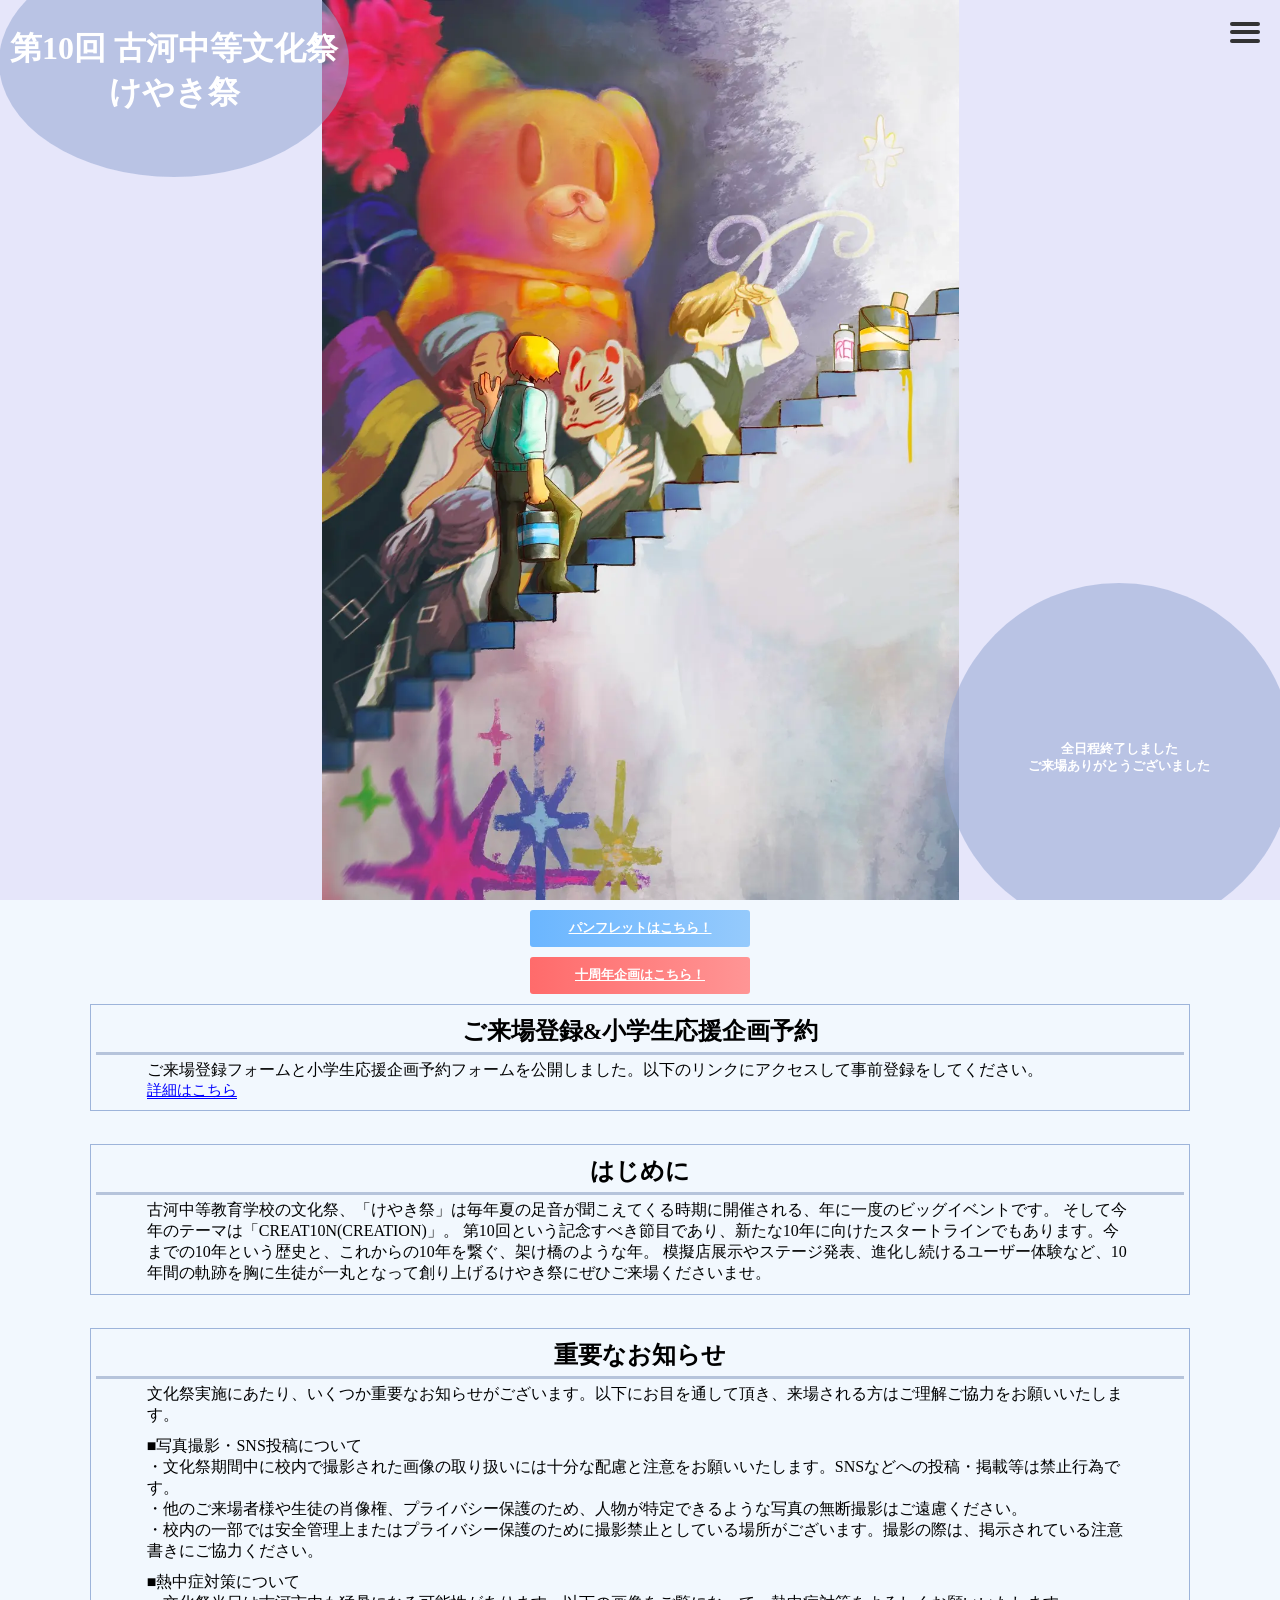
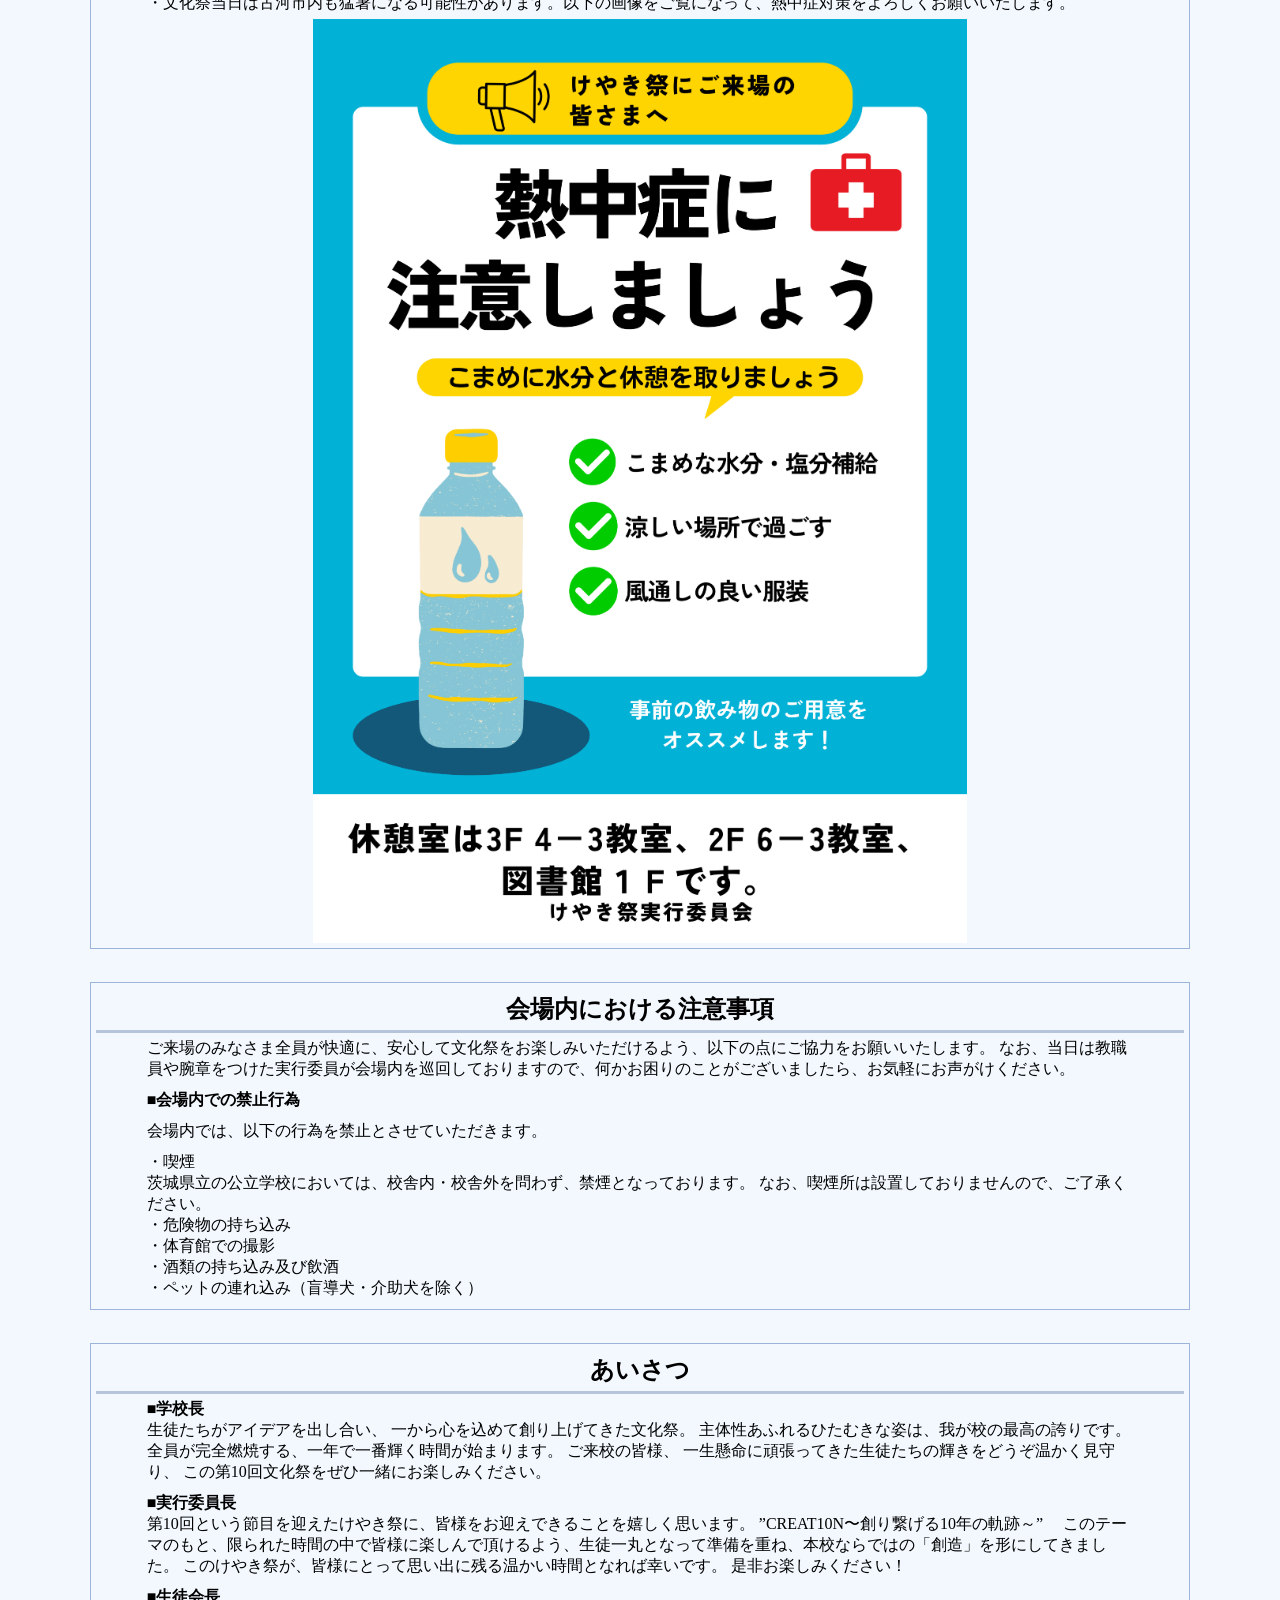
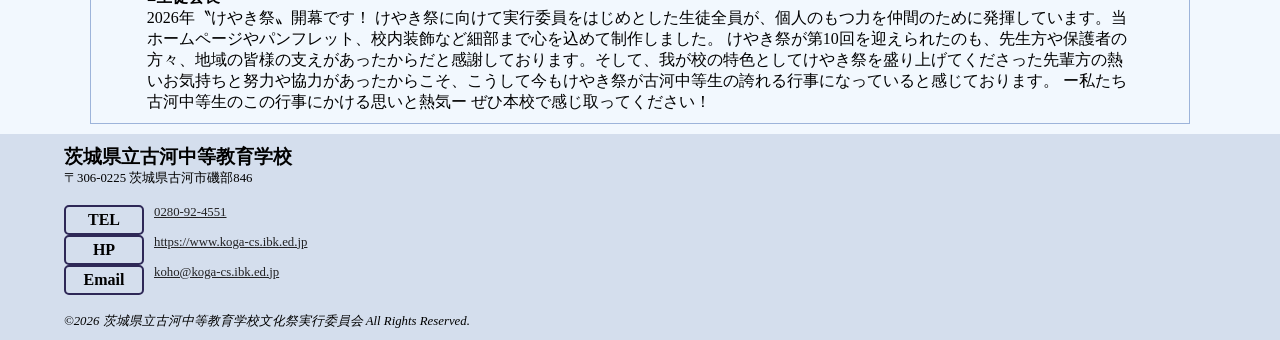
<file: index.html>
<!DOCTYPE html>
<html lang="ja">
  <head>
    <meta charset="UTF-8" />
    <meta name="viewport" content="width=device-width, initial-scale=1.0" />
    <link rel="stylesheet" href="index.css"/>
    <link rel="stylesheet" href="hamburger.css">
    <link rel="stylesheet" href="footer.css">
    <link rel="icon" href="校章.ico">
    <title>第10回けやき祭</title>
  </head>
  <body>    
    <header>
        <div class="keyakifes">第10回 古河中等文化祭<br>けやき祭</div> 
        <div class="date"><p>全日程終了しました<br>ご来場ありがとうございました</p></div> 
        <div class="poster"></div>
    </header> 
    
       <aside>
        <div class="hamburger" onclick="toggleMenu()">
            <div class="line"></div>
            <div class="line"></div>
            <div class="line"></div>
        </div>
        
    <div class="menu" id="menu">
      <ul>
        <li><a href="index.html">ホーム</a></li>
        <li><a href="mogi.html">模擬店</a></li>
        <li><a href="touroku.html">事前登録</a></li> 
        <li><a href="access.html">アクセス</a></li>
        <li><a href="pamph.html">パンフレット</a></li>
        </ul>
    </div>
    

    <script>
      // メニューの表示/非表示を切り替える関数
      function toggleMenu() {
        const menu = document.getElementById("menu");
        menu.classList.toggle("open"); // メニューが開く・閉じるの切り替え
      }

      // メニュー項目がクリックされた時の処理
      document.querySelectorAll(".menu ul li a").forEach((link) => {
        link.addEventListener("click", function (event) {   
          event.preventDefault(); // デフォルトのリンク遷移を防ぐ
          const href = link.getAttribute("href");
          window.location.href = href; // 新しいページへ遷移（現在のタブ）
        });
      });
    </script>
    </aside>

   
<div class="button">
	<a href="pamph.html">パンフレットはこちら！
  </a>
</div>

<div class="button1">
	<a href="10th.html">十周年企画はこちら！
</a>
		</div>
    
    <div class="column">
      <h2 class="inform">ご来場登録&小学生応援企画予約</h2>
      <p class="text">ご来場登録フォームと小学生応援企画予約フォームを公開しました。以下のリンクにアクセスして事前登録をしてください。<br>      <a href="touroku.html" id="a">詳細はこちら</a>
</p>
    </div>

    <br>

    <div class="column">
      <h2 class="inform">はじめに</h2>
      <p class="text">古河中等教育学校の文化祭、「けやき祭」は毎年夏の足音が聞こえてくる時期に開催される、年に一度のビッグイベントです。
      そして今年のテーマは「CREAT10N(CREATION)」。
      第10回という記念すべき節目であり、新たな10年に向けたスタートラインでもあります。今までの10年という歴史と、これからの10年を繋ぐ、架け橋のような年。
      模擬店展示やステージ発表、進化し続けるユーザー体験など、10年間の軌跡を胸に生徒が一丸となって創り上げるけやき祭にぜひご来場くださいませ。
    </p>
    </div>

    <br>

    <div class="column">
      <h2 class="inform">重要なお知らせ</h2>
      <p class="text">
        文化祭実施にあたり、いくつか重要なお知らせがございます。以下にお目を通して頂き、来場される方はご理解ご協力をお願いいたします。
      </p>
      <p class="text">
        ■写真撮影・SNS投稿について<br>
・文化祭期間中に校内で撮影された画像の取り扱いには十分な配慮と注意をお願いいたします。SNSなどへの投稿・掲載等は禁止行為です。<br>
・他のご来場者様や生徒の肖像権、プライバシー保護のため、人物が特定できるような写真の無断撮影はご遠慮ください。<br>
・校内の一部では安全管理上またはプライバシー保護のために撮影禁止としている場所がございます。撮影の際は、掲示されている注意書きにご協力ください。<br>

      </p>

	    <p class="text">
      ■熱中症対策について<br>
      ・文化祭当日は古河市内も猛暑になる可能性があります。以下の画像をご覧になって、熱中症対策をよろしくお願いいたします。
    </p>
    <img src="img/hot.webp">
    </div>
    </div>
    
    <br>

    <div class="column">
      <h2 class="inform">会場内における注意事項</h2>
      <p class="text">
        ご来場のみなさま全員が快適に、安心して文化祭をお楽しみいただけるよう、以下の点にご協力をお願いいたします。 なお、当日は教職員や腕章をつけた実行委員が会場内を巡回しておりますので、何かお困りのことがございましたら、お気軽にお声がけください。
      </p>

      <p class="text">
        <b>■会場内での禁止行為</b>
      </p>

      <p class="text">
        会場内では、以下の行為を禁止とさせていただきます。
        <p class="text">
          ・喫煙<br>茨城県立の公立学校においては、校舎内・校舎外を問わず、禁煙となっております。 なお、喫煙所は設置しておりませんので、ご了承ください。<br>
          ・危険物の持ち込み<br>
          ・体育館での撮影<br>
          ・酒類の持ち込み及び飲酒<br>
          ・ペットの連れ込み（盲導犬・介助犬を除く）
      </p>
    </div>
    
    <br>

    <div class="column">
      <h2 class="inform">あいさつ</h2>

		<p class="text">
			<b>■学校長</b><br>
			生徒たちがアイデアを出し合い、
一から心を込めて創り上げてきた文化祭。
主体性あふれるひたむきな姿は、我が校の最高の誇りです。
全員が完全燃焼する、一年で一番輝く時間が始まります。
ご来校の皆様、 一生懸命に頑張ってきた生徒たちの輝きをどうぞ温かく見守り、
この第10回文化祭をぜひ一緒にお楽しみください。</p>
		
      <p class="text">
        <b>■実行委員長</b><br>
        第10回という節目を迎えたけやき祭に、皆様をお迎えできることを嬉しく思います。
”CREAT10N〜創り繋げる10年の軌跡～”　
このテーマのもと、限られた時間の中で皆様に楽しんで頂けるよう、生徒一丸となって準備を重ね、本校ならではの「創造」を形にしてきました。
このけやき祭が、皆様にとって思い出に残る温かい時間となれば幸いです。
是非お楽しみください！
      </p>

      <p class="text">
        <b>■生徒会長</b><br>
        2026年〝けやき祭〟開幕です！
けやき祭に向けて実行委員をはじめとした生徒全員が、個人のもつ力を仲間のために発揮しています。当ホームページやパンフレット、校内装飾など細部まで心を込めて制作しました。
けやき祭が第10回を迎えられたのも、先生方や保護者の方々、地域の皆様の支えがあったからだと感謝しております。そして、我が校の特色としてけやき祭を盛り上げてくださった先輩方の熱いお気持ちと努力や協力があったからこそ、こうして今もけやき祭が古河中等生の誇れる行事になっていると感じております。
ー私たち古河中等生のこの行事にかける思いと熱気ー
ぜひ本校で感じ取ってください！
      </p>

    </div>
  </body>

    <footer>
        <div class="school">
            <h3>茨城県立古河中等教育学校</h3>
            <p>〒306-0225 茨城県古河市磯部846</p>
        </div>
        <br>
        
        <div class="flex"><div class="tagF"><h4>TEL</h4></div>
        <a href="tel:0280-92-4551"><p>0280-92-4551</p></a></div>
        <div class="flex"><div class="tagF"><h4>HP</h4></div>
        <a href="https://www.koga-cs.ibk.ed.jp"><p>https://www.koga-cs.ibk.ed.jp</p></a></div>
        <div class="flex"><div class="tagF"><h4>Email</h4></div>
        <a href="mailto:koho@koga-cs.ibk.ed.jp"><p>koho@koga-cs.ibk.ed.jp</p></a></div>
        <br><p style="text-decoration: underline";></p>
        <address>
            <p>&copy;2026
             茨城県立古河中等教育学校文化祭実行委員会 All Rights Reserved.</p>
        </address>
    </footer>

</html>
</file>
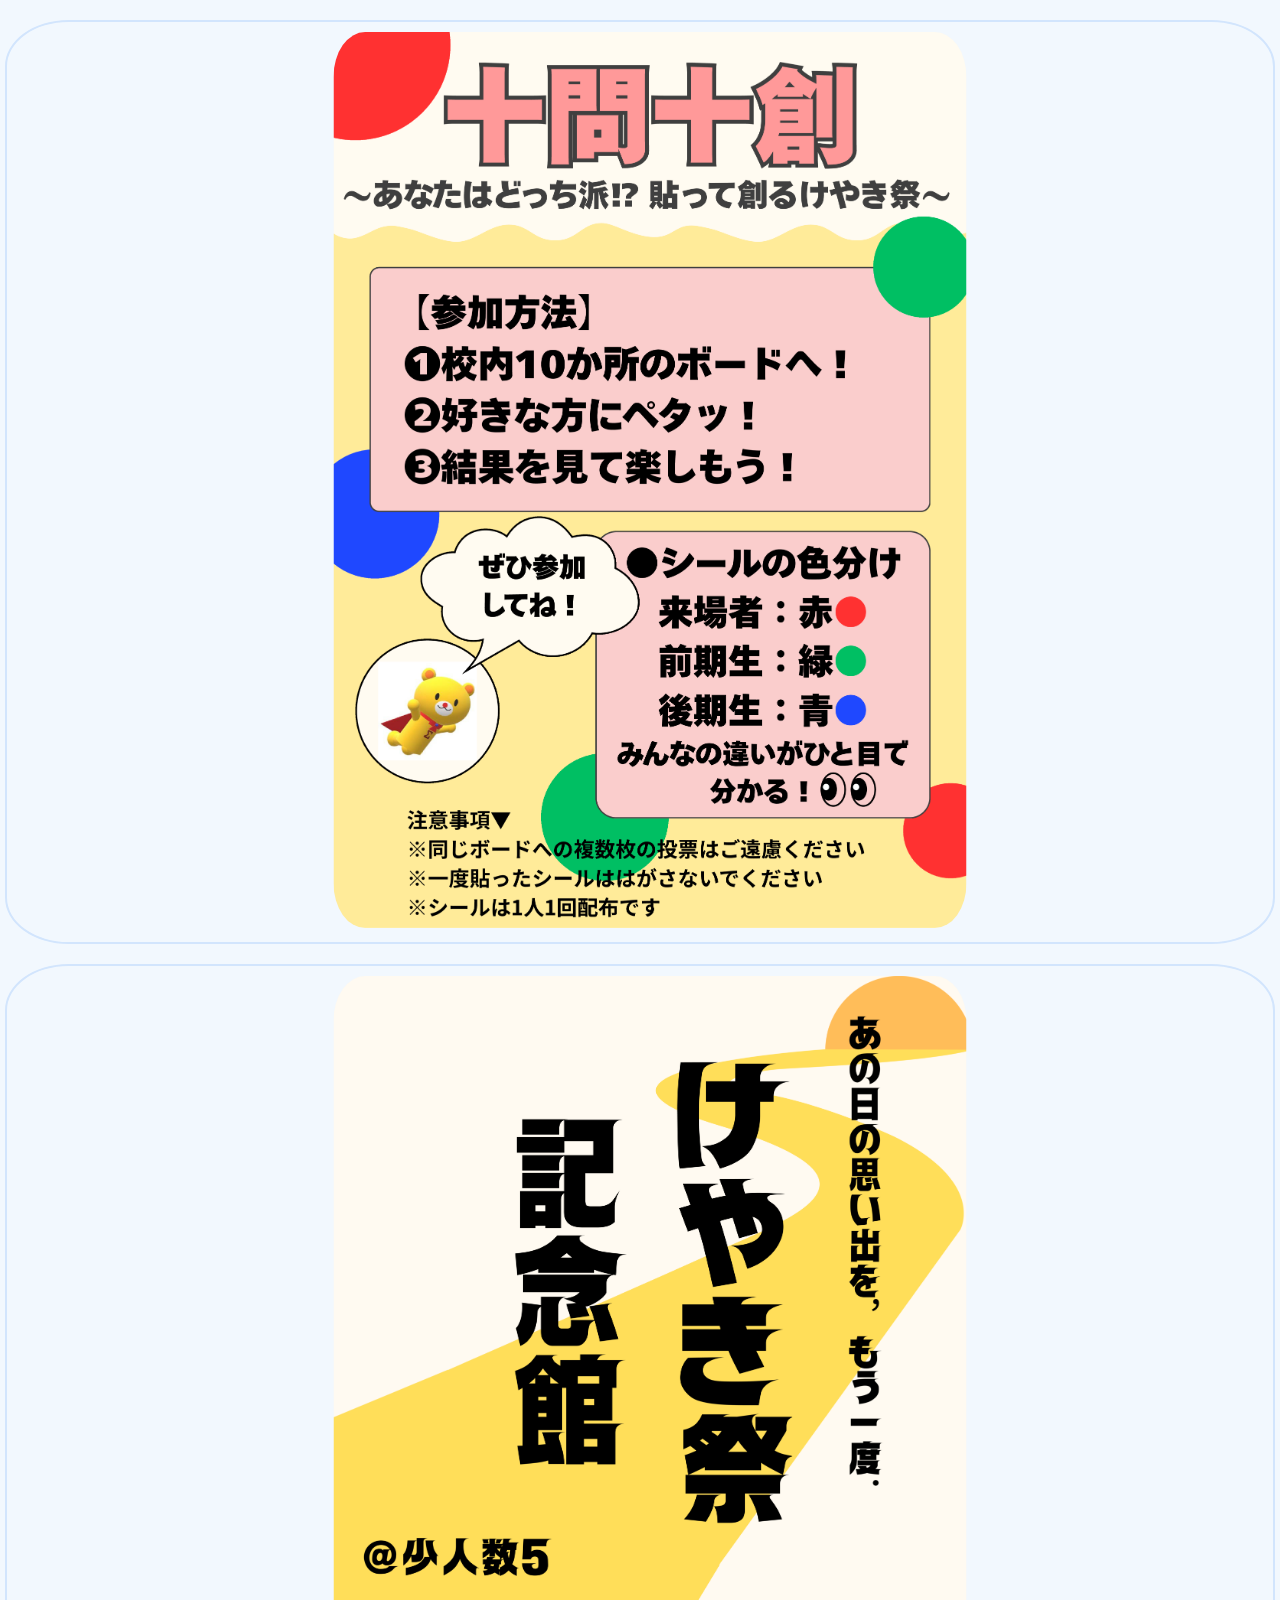
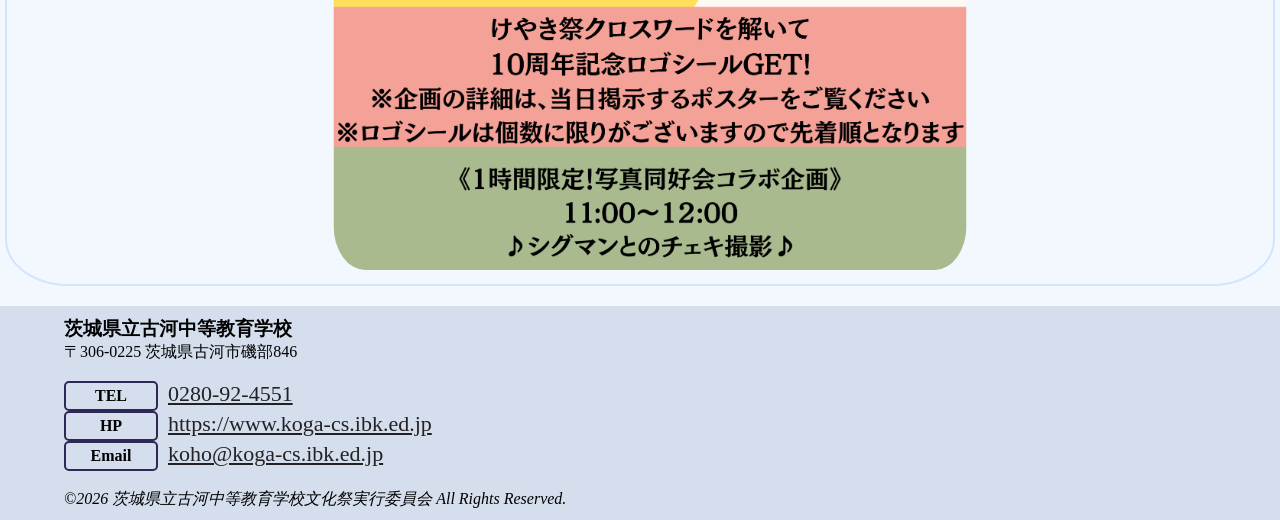
<file: 10th.html>
<!DOCTYPE html>
<html lang="ja">
  <head>
    <meta charset="UTF-8" />
    <meta name="viewport" content="width=device-width, initial-scale=1.0" />
    <link rel="stylesheet" href="mogi.css"/>
    <link rel="stylesheet" href="hamburger.css">
    <link rel="stylesheet" href="footer.css">
    <link rel="icon" href="校章.ico">
    <title>第10回けやき祭</title>
  </head>
  <body>
    <div class="mogi">
      <img src="10th/sou.webp">
    </div>
    <div class="mogi">
      <img src="10th/keyaki.webp">
    </div>



            <footer>
        <div class="school">
            <h3>茨城県立古河中等教育学校</h3>
            <p>〒306-0225 茨城県古河市磯部846</p>
        </div>
        <br>
        
        <div class="flex"><div class="tagF"><h4>TEL</h4></div>
        <a href="tel:0280-92-4551"><p>0280-92-4551</p></a></div>
        <div class="flex"><div class="tagF"><h4>HP</h4></div>
        <a href="https://www.koga-cs.ibk.ed.jp"><p>https://www.koga-cs.ibk.ed.jp</p></a></div>
        <div class="flex"><div class="tagF"><h4>Email</h4></div>
        <a href="mailto:koho@koga-cs.ibk.ed.jp"><p>koho@koga-cs.ibk.ed.jp</p></a></div>
        <br><p style="text-decoration: underline";></p>
        <address>
            <p>&copy;2026
             茨城県立古河中等教育学校文化祭実行委員会 All Rights Reserved.</p>
        </address>
    </footer>
  </body>
</file>
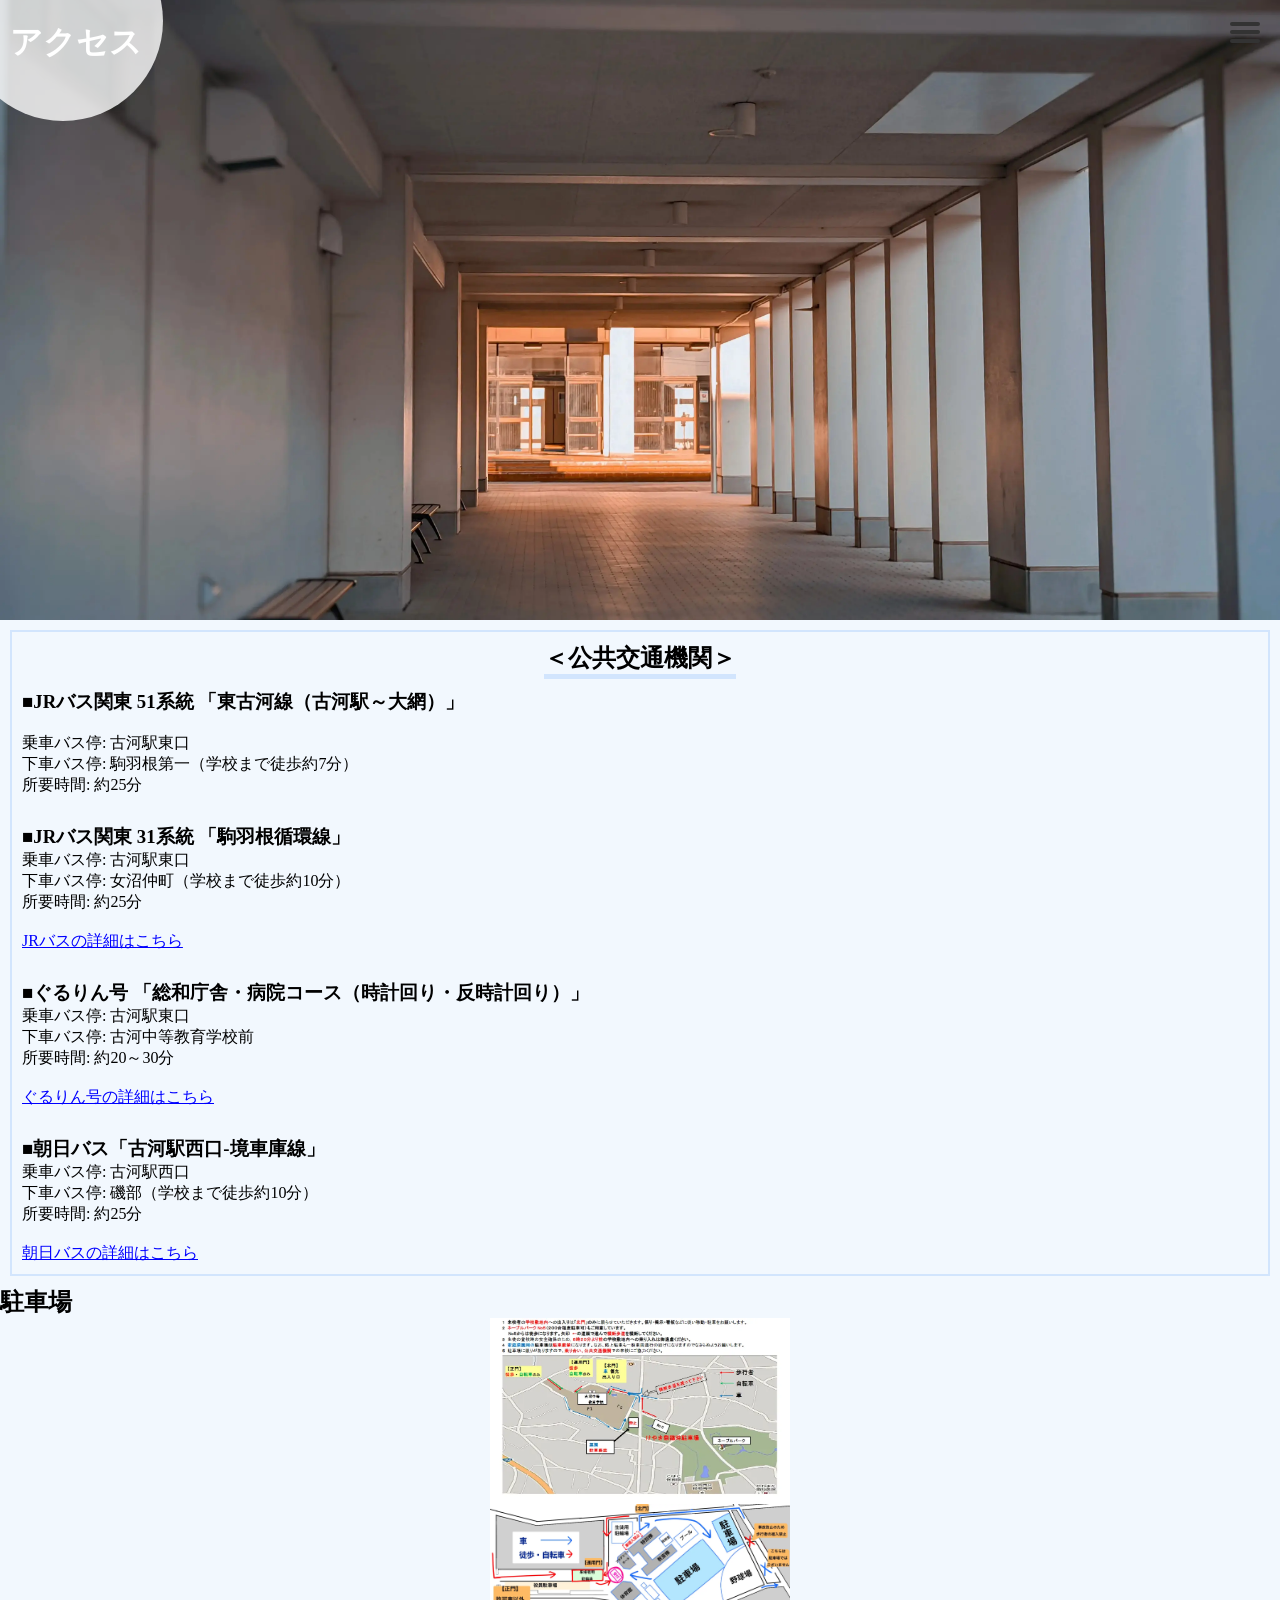
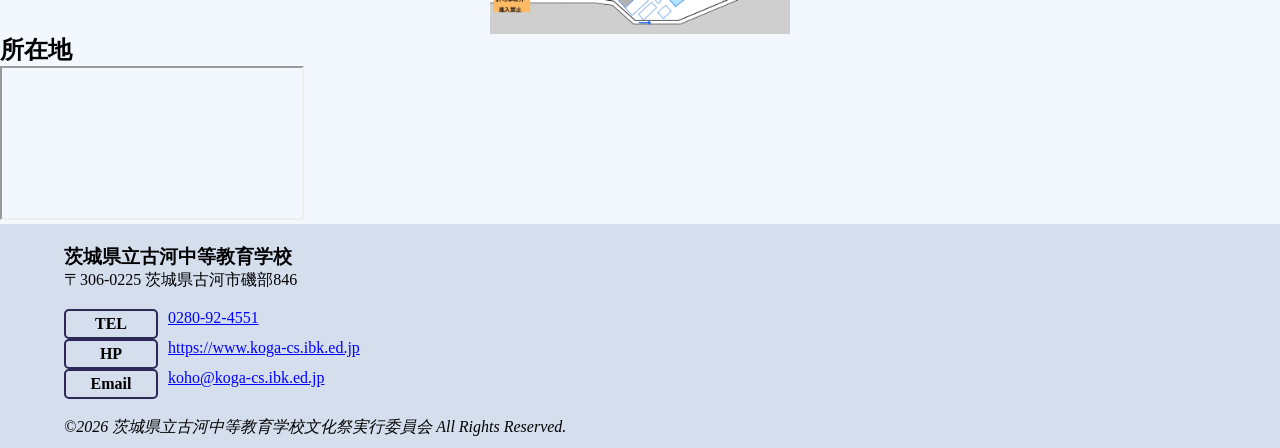
<file: access.html>
<!DOCTYPE html>
<html lang="ja">
  <head>
    <meta charset="UTF-8" />
    <meta name="viewport" content="width=device-width, initial-scale=1.0" />
    <link rel="stylesheet" href="hamburger.css">
    <link rel="stylesheet" href="footer.css">
    <link rel="stylesheet" href="access.css">
    <link rel="icon" href="校章.ico">
    <title>第10回けやき祭</title>
  </head>
  <body>

    <header>
        <h1 class="daimei">アクセス</h1>
    </header>

  <main>
        <div class="access">
            <div class="title"><h2 class="content">＜公共交通機関＞</h2></div>
            <h3>■JRバス関東 51系統 「東古河線（古河駅～大網）」</h3><br>
            <p>乗車バス停: 古河駅東口
            <br>下車バス停: 駒羽根第一（学校まで徒歩約7分）
            <br>所要時間: 約25分</p>
            <br><h3>■JRバス関東 31系統 「駒羽根循環線」</h3>
            <p>乗車バス停: 古河駅東口
            <br>下車バス停: 女沼仲町（学校まで徒歩約10分）
            <br>所要時間: 約25分</p>
            <br><a href="https://www.jrbuskanto.co.jp/local_guide/local_koga.html">JRバスの詳細はこちら</a>
            
            <br><br><h3>■ぐるりん号 「総和庁舎・病院コース（時計回り・反時計回り）」</h3>
            <p>乗車バス停: 古河駅東口
            <br>下車バス停: 古河中等教育学校前
            <br>所要時間: 約20～30分</p>
            <br><a href="https://www.city.ibaraki-koga.lg.jp/soshiki/koutuu/3/16925.html">ぐるりん号の詳細はこちら</a>
            
            <br><br><h3>■朝日バス「古河駅西口-境車庫線」</h3>
            <p>乗車バス停: 古河駅西口
            <br>下車バス停: 磯部（学校まで徒歩約10分）
            <br>所要時間: 約25分</p>
            <br><a href="https://transfer-internal.navitime.biz/asahibus/pc/diagram/BusDiagram?linkId=00072807&nodeId=00450722&updown=1">朝日バスの詳細はこちら</a>
        </div>
        <h2 id="a2">駐車場</h2>
            <div class="flexP">
            <img src="img/学校周辺図.webp" class="pict">
            <img src="img/敷地図.webp" class="pict">
        </div>

        <h2>所在地</h2>
        <iframe src="https://www.google.com/maps/embed?pb=!1m18!1m12!1m3!1d3220.859174365994!2d139.74521057580958!3d36.169981372433526!2m3!1f0!2f0!3f0!3m2!1i1024!2i768!4f13.1!3m3!1m2!1s0x6018b4ebe9171335%3A0x45094f858adb3c27!2z6Iyo5Z-O55yM56uL5Y-k5rKz5Lit562J5pWZ6IKy5a2m5qCh!5e0!3m2!1sja!2sjp!4v1713771856219!5m2!1sja!2sjp" allowfullscreen="" loading="lazy" referrerpolicy="no-referrer-when-downgrade"></iframe>
    </main>

           <aside>
        <div class="hamburger" onclick="toggleMenu()">
            <div class="line"></div>
            <div class="line"></div>
            <div class="line"></div>
        </div>
        
    <div class="menu" id="menu">
      <ul>
        <li><a href="index.html">ホーム</a></li>
        <li><a href="mogi.html">模擬店</a></li>
        <li><a href="touroku.html">事前登録</a></li> 
        <li><a href="access.html">アクセス</a></li>
        <li><a href="pamph.html">パンフレット</a></li>
        </ul>
    </div>
    

    <script>
      // メニューの表示/非表示を切り替える関数
      function toggleMenu() {
        const menu = document.getElementById("menu");
        menu.classList.toggle("open"); // メニューが開く・閉じるの切り替え
      }

      // メニュー項目がクリックされた時の処理
      document.querySelectorAll(".menu ul li a").forEach((link) => {
        link.addEventListener("click", function (event) {   
          event.preventDefault(); // デフォルトのリンク遷移を防ぐ
          const href = link.getAttribute("href");
          window.location.href = href; // 新しいページへ遷移（現在のタブ）
        });
      });
    </script>
    </aside>



        <footer>
        <div class="school">
            <h3>茨城県立古河中等教育学校</h3>
            <p>〒306-0225 茨城県古河市磯部846</p>
        </div>
        <br>
        
        <div class="flex"><div class="tagF"><h4>TEL</h4></div>
        <a href="tel:0280-92-4551"><p>0280-92-4551</p></a></div>
        <div class="flex"><div class="tagF"><h4>HP</h4></div>
        <a href="https://www.koga-cs.ibk.ed.jp"><p>https://www.koga-cs.ibk.ed.jp</p></a></div>
        <div class="flex"><div class="tagF"><h4>Email</h4></div>
        <a href="mailto:koho@koga-cs.ibk.ed.jp"><p>koho@koga-cs.ibk.ed.jp</p></a></div>
        <br><p style="text-decoration: underline";></p>
        <address>
            <p>&copy;2026
             茨城県立古河中等教育学校文化祭実行委員会 All Rights Reserved.</p>
        </address>
    </footer>
  </body>
</file>
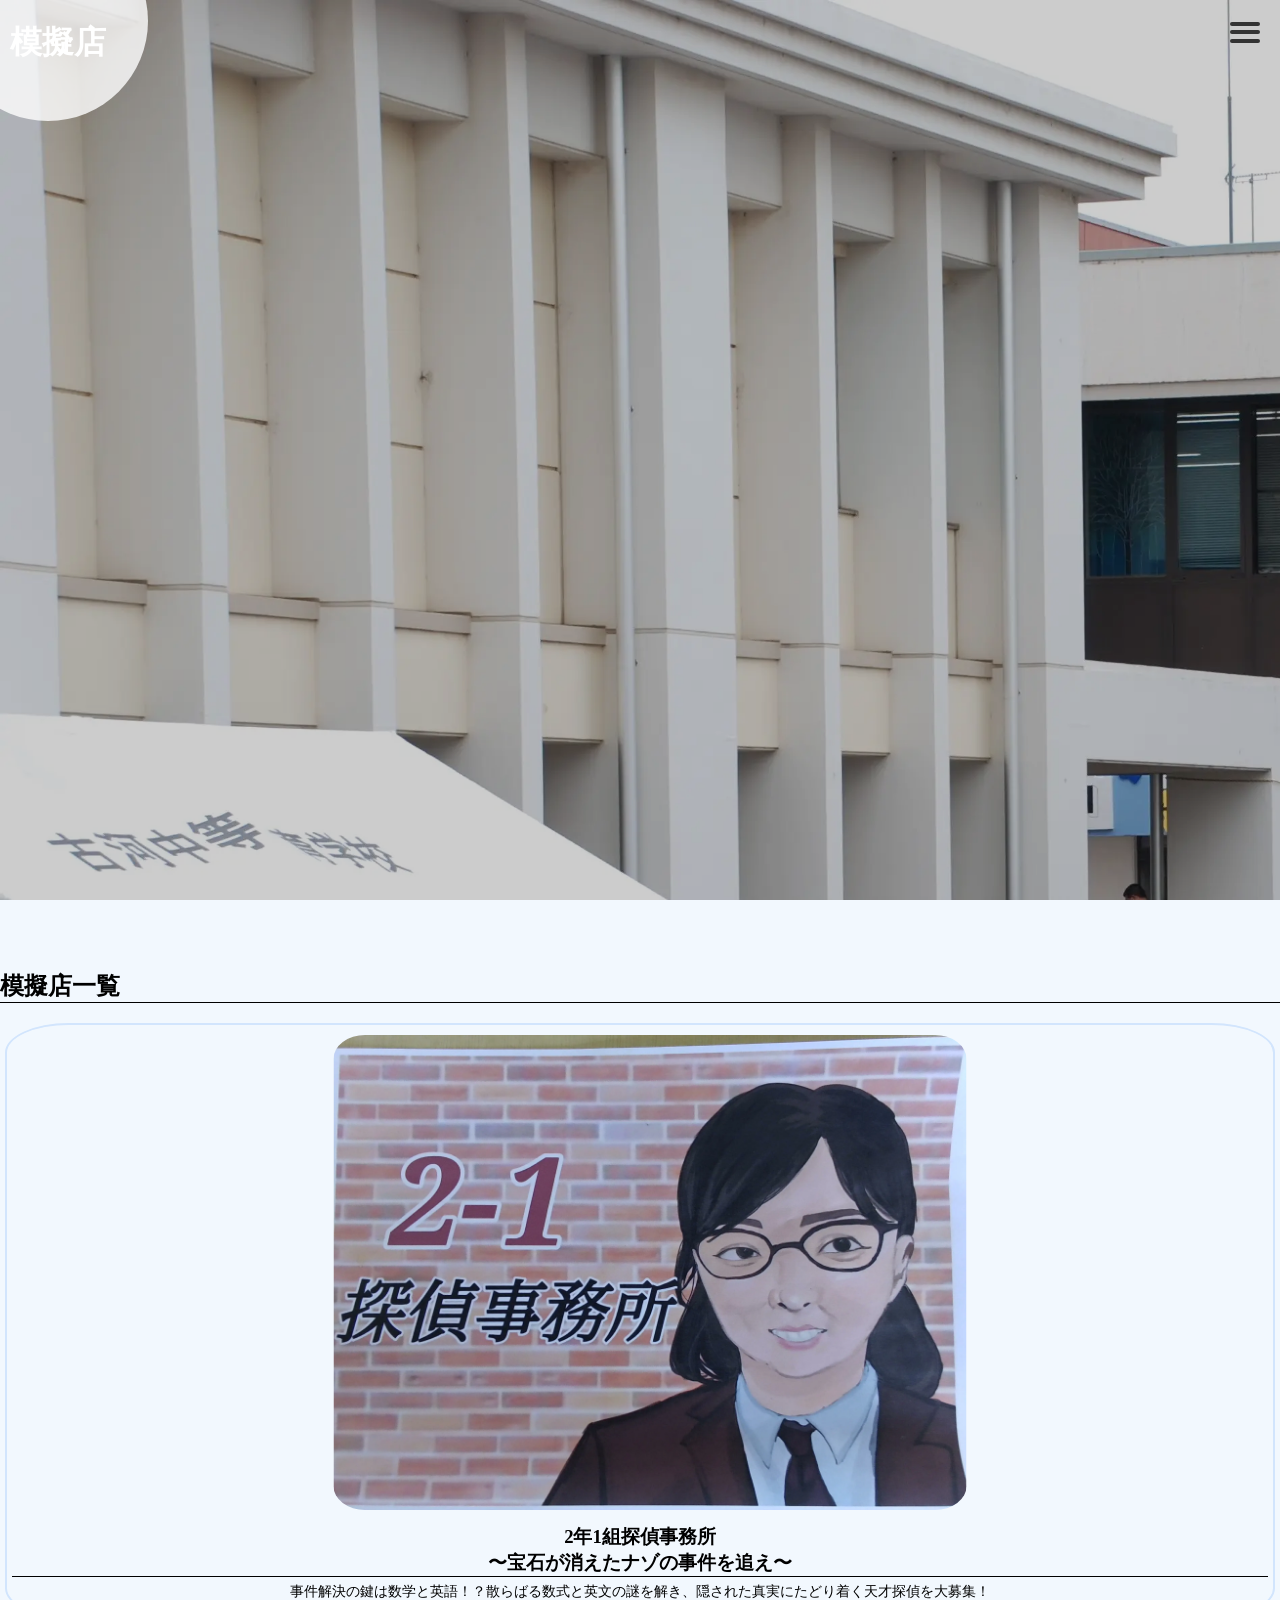
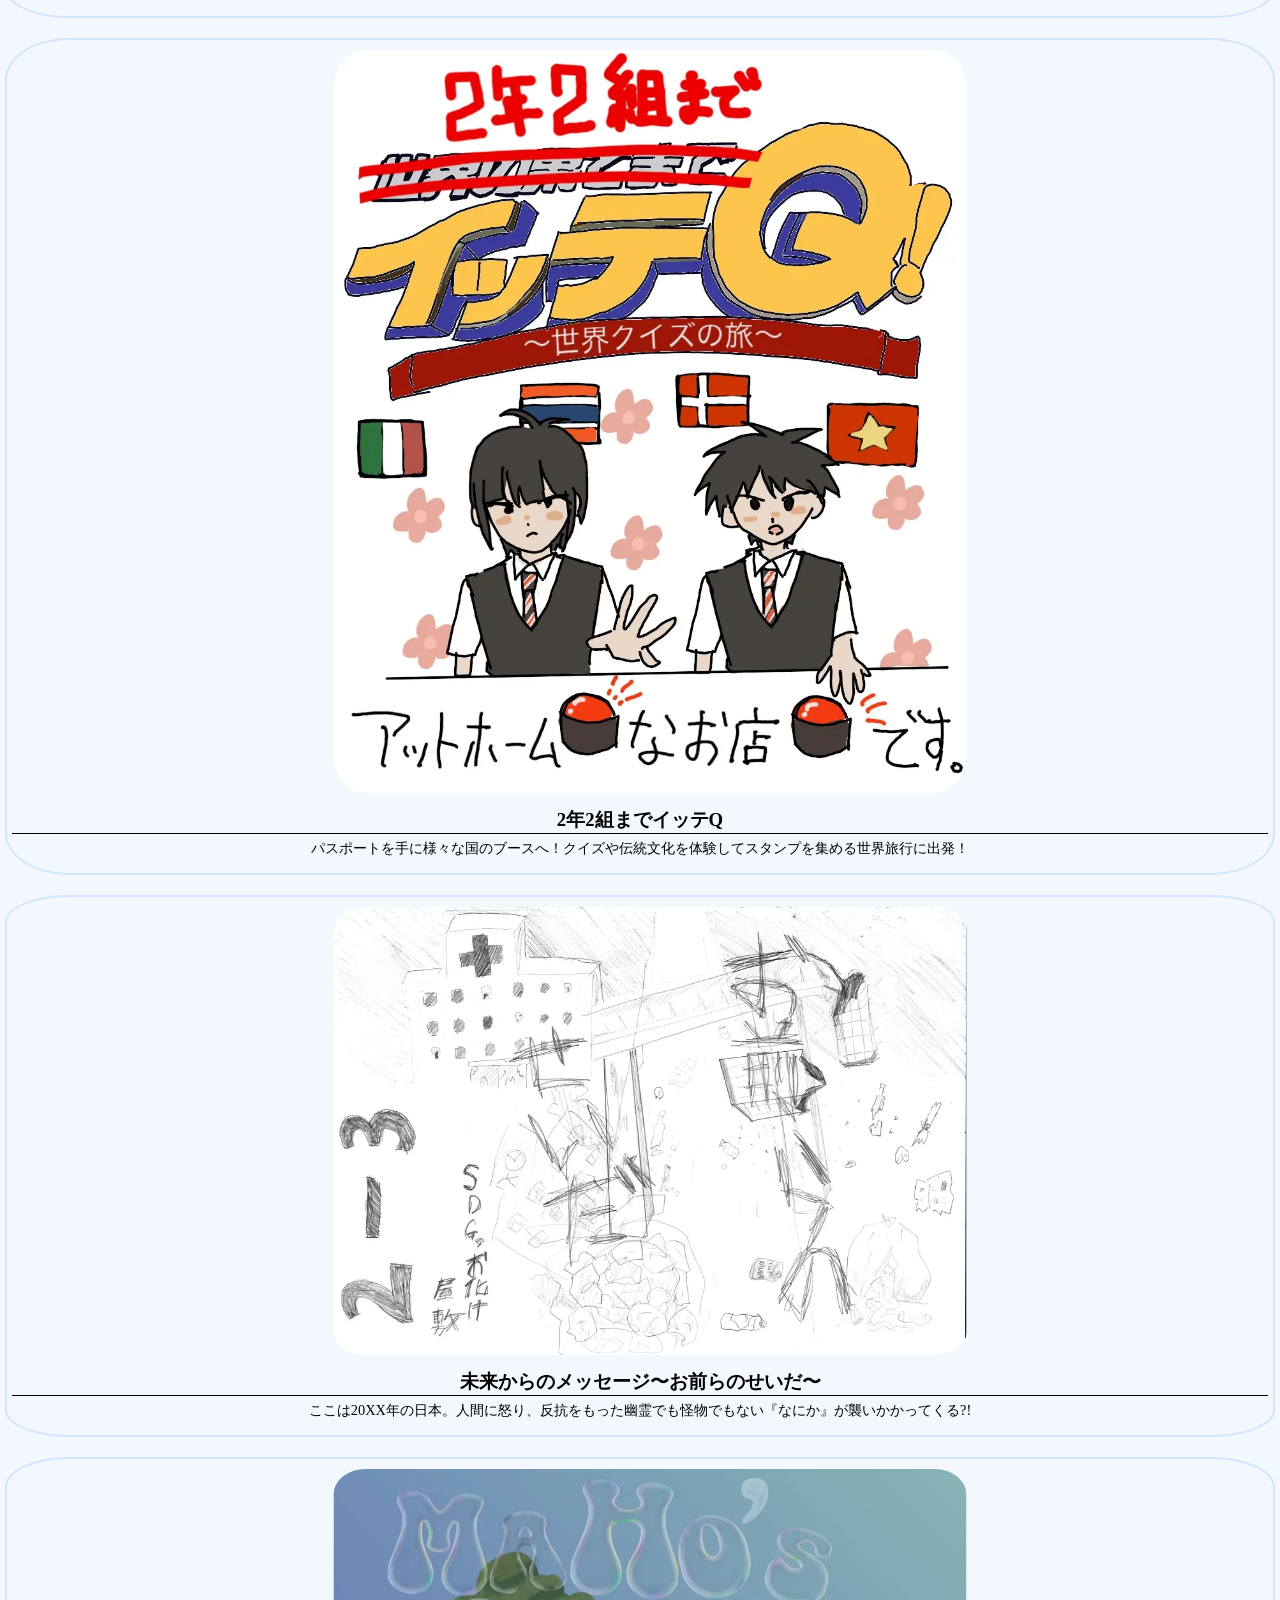
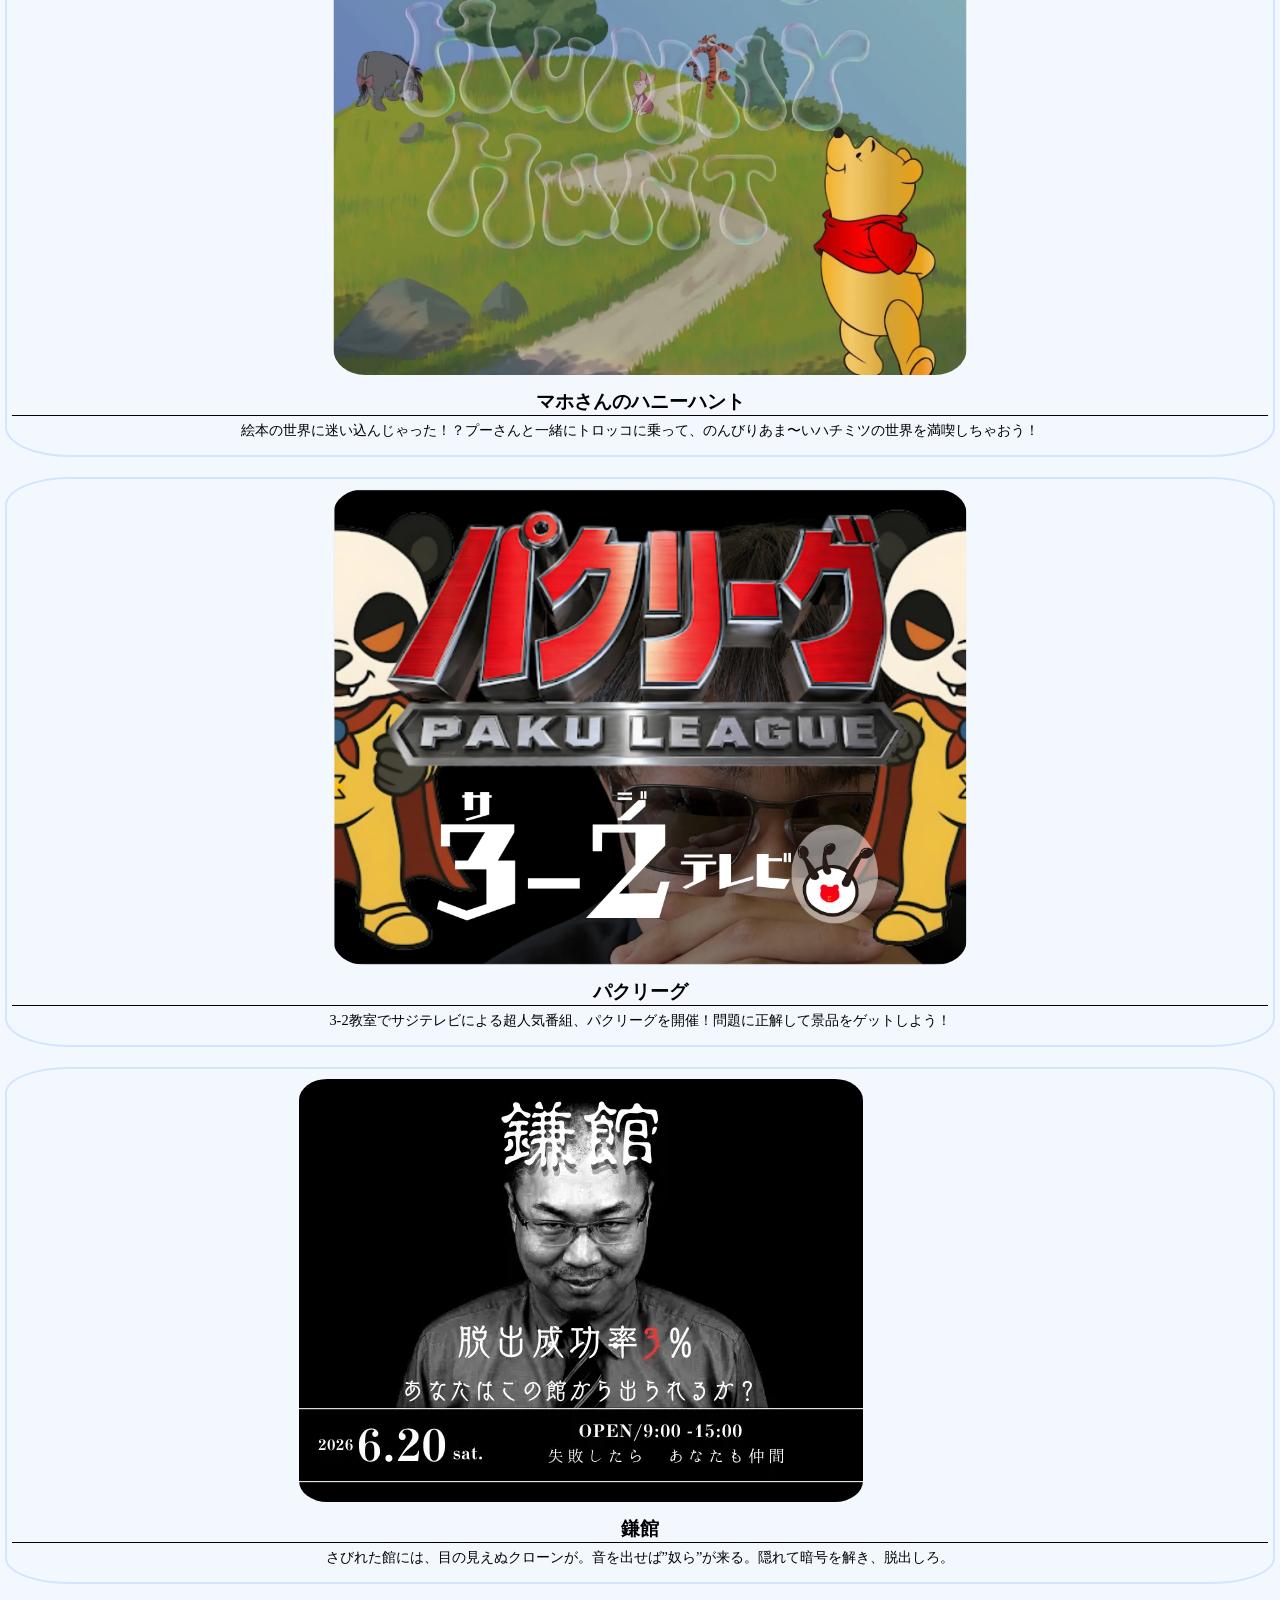
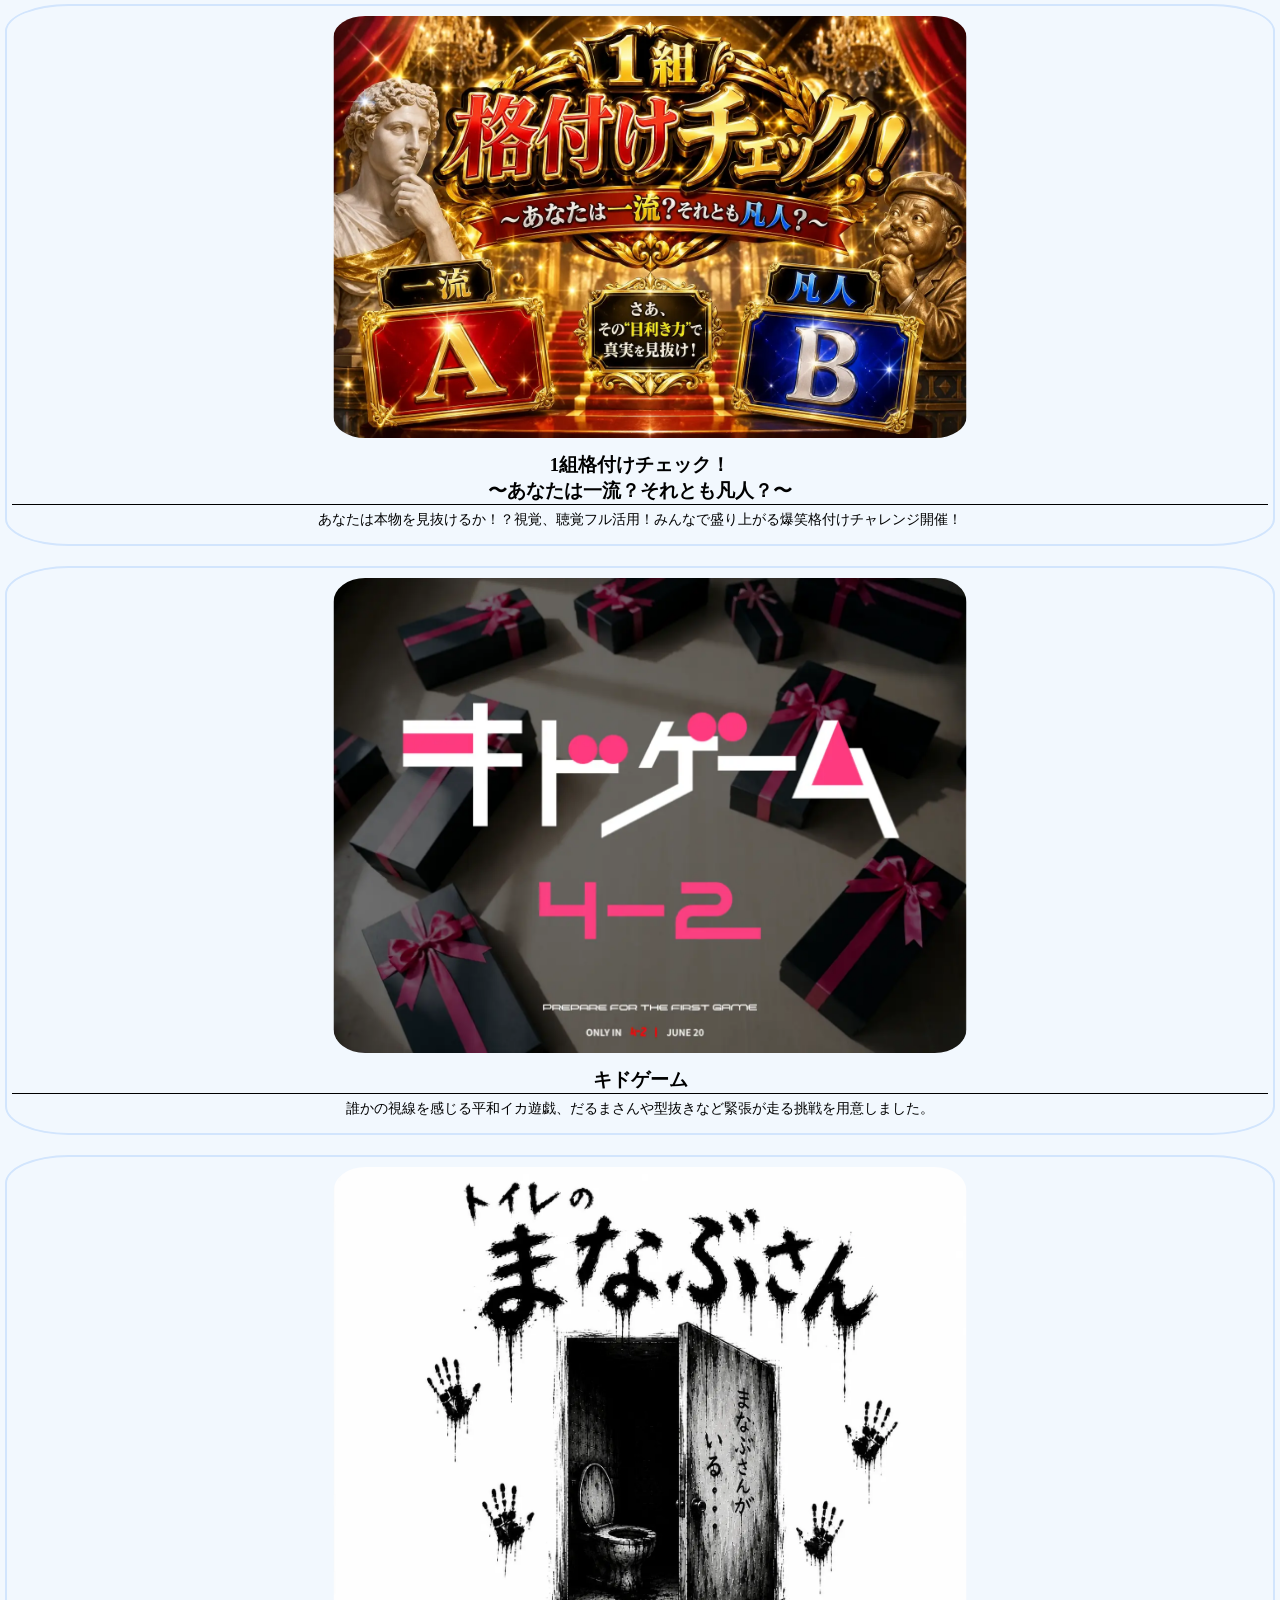
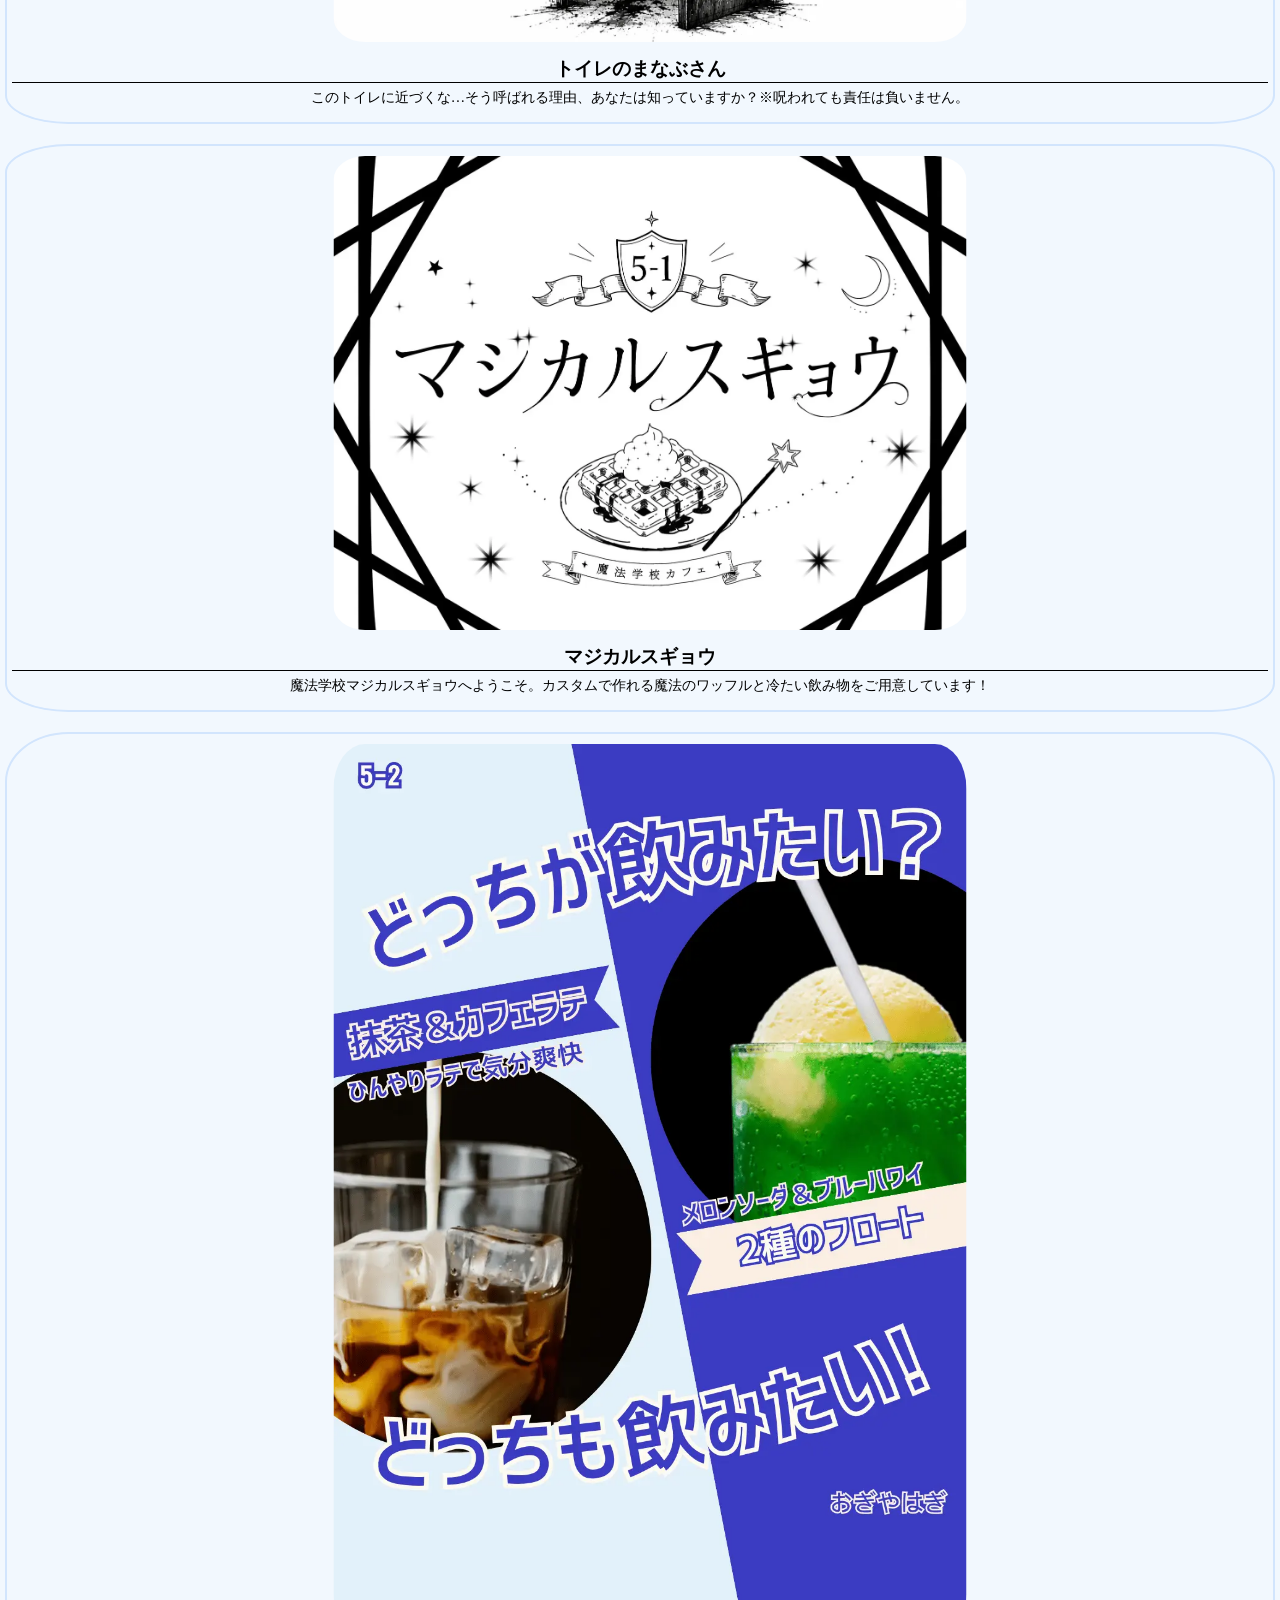
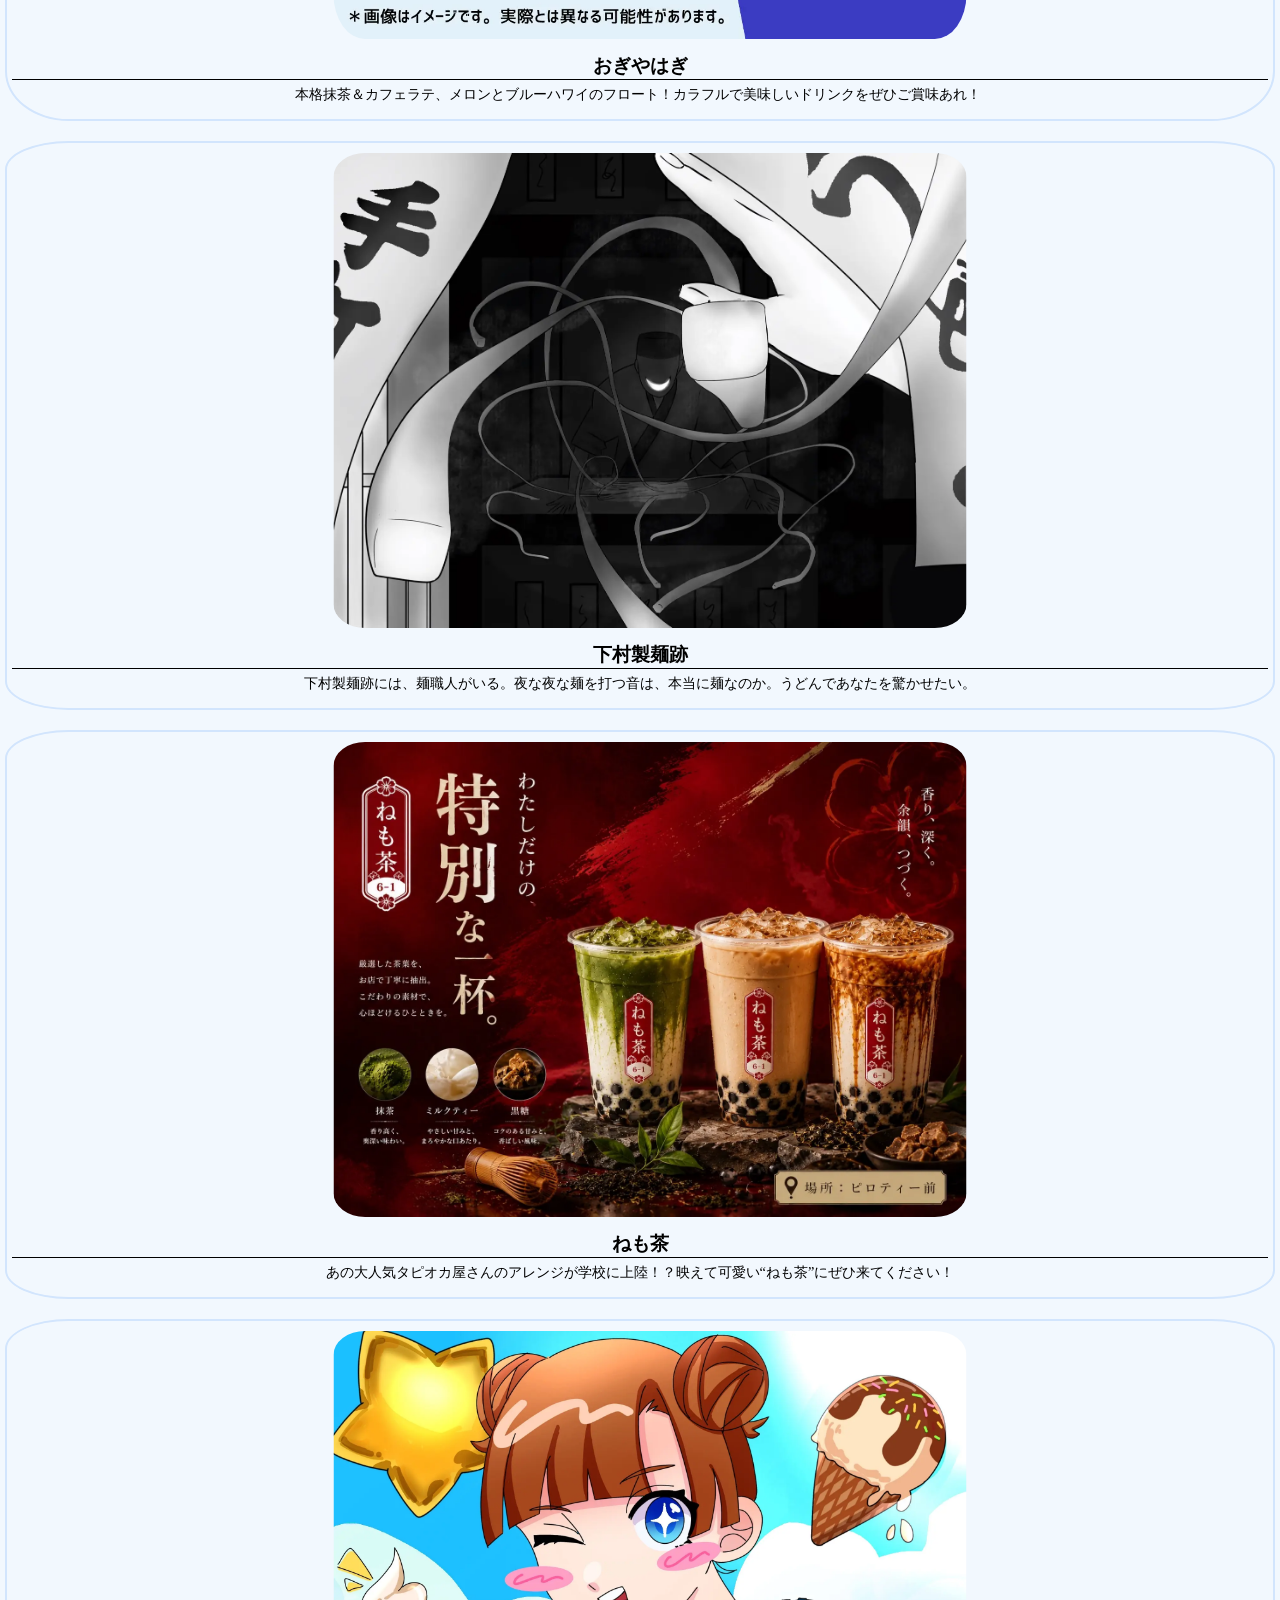
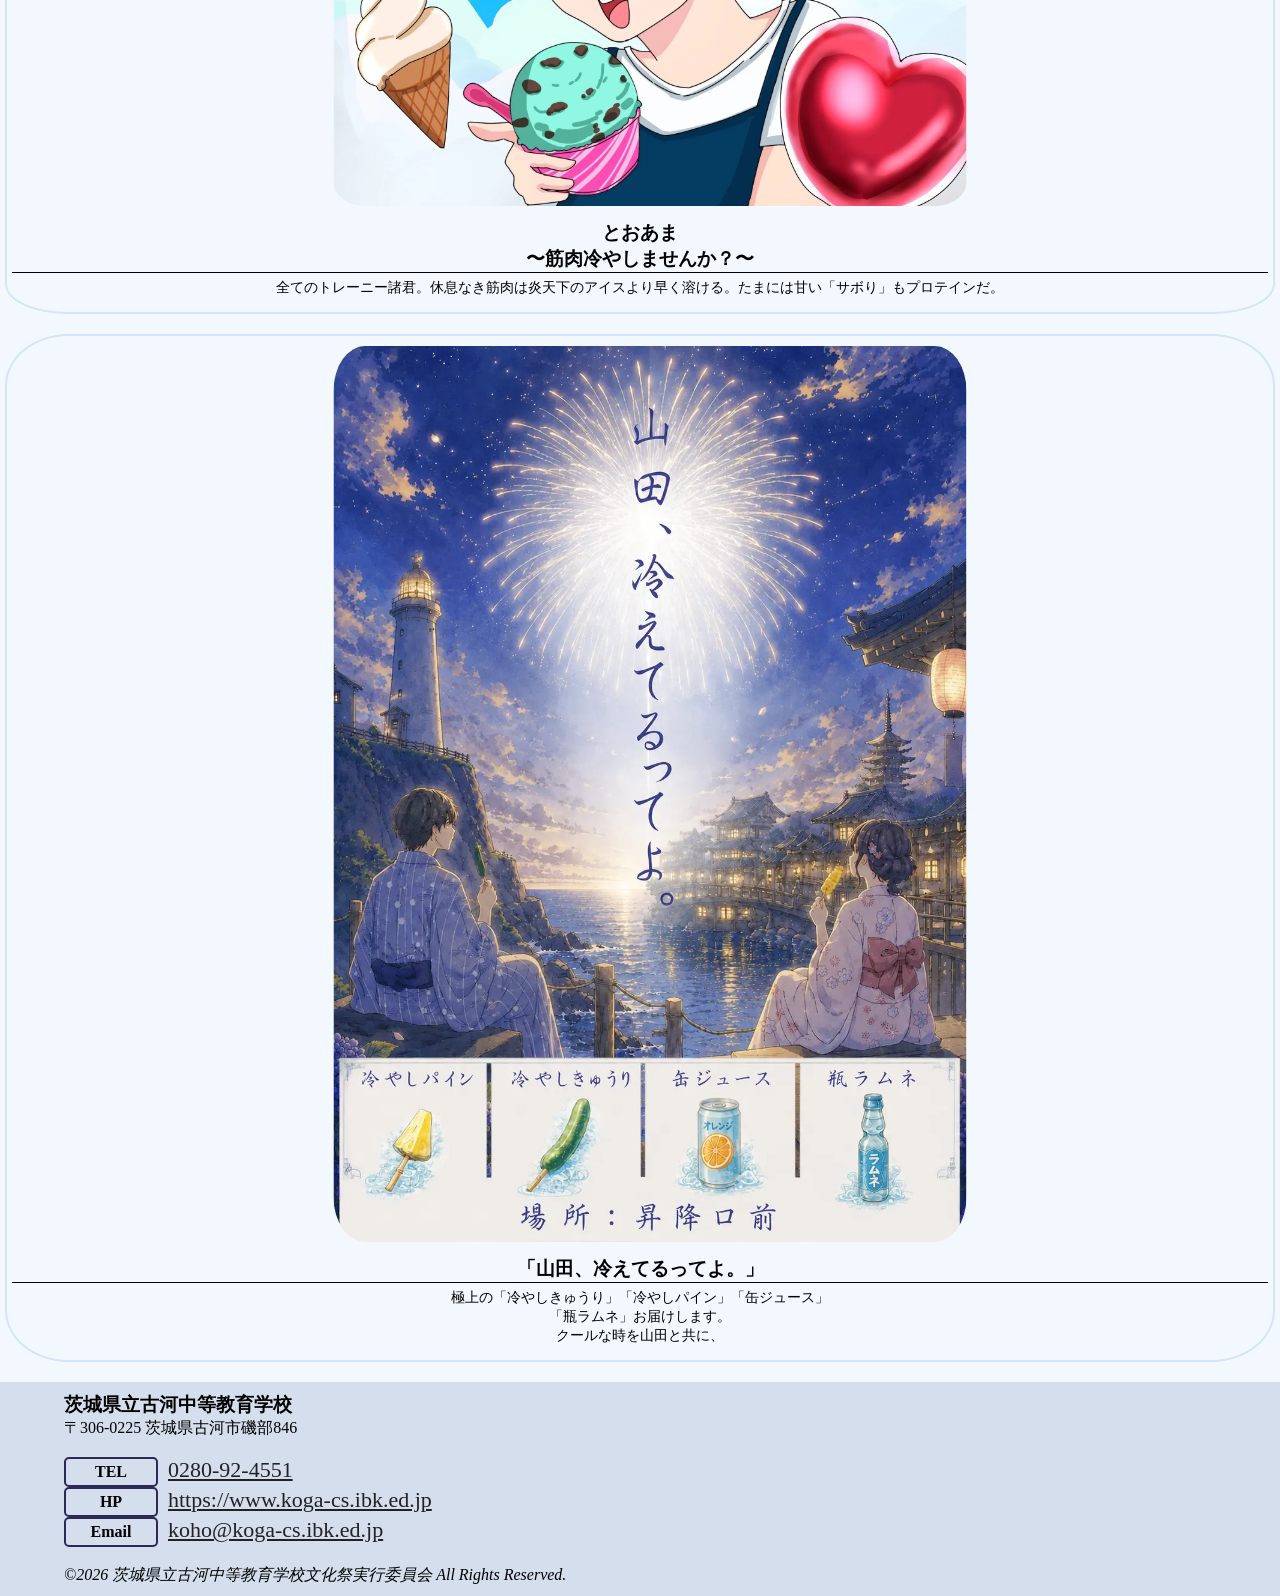
<file: mogi.html>
<!DOCTYPE html>
<html lang="ja">
  <head>
    <meta charset="UTF-8" />
    <meta name="viewport" content="width=device-width, initial-scale=1.0" />
    <link rel="stylesheet" href="mogi.css"/>
    <link rel="stylesheet" href="hamburger.css">
    <link rel="stylesheet" href="footer.css">
    <link rel="icon" href="校章.ico">
    <title>第10回けやき祭</title>
  </head>
  <body>
    <header>
        <h1 class="daimei">模擬店</h1>
    </header>

       <aside>
        <div class="hamburger" onclick="toggleMenu()">
            <div class="line"></div>
            <div class="line"></div>
            <div class="line"></div>
        </div>
        
    <div class="menu" id="menu">
      <ul>
        <li><a href="index.html">ホーム</a></li>
        <li><a href="mogi.html">模擬店</a></li>
        <li><a href="touroku.html">事前登録</a></li> 
        <li><a href="access.html">アクセス</a></li>
        </ul>
    </div>
    

    <script>
      // メニューの表示/非表示を切り替える関数
      function toggleMenu() {
        const menu = document.getElementById("menu");
        menu.classList.toggle("open"); // メニューが開く・閉じるの切り替え
      }

      // メニュー項目がクリックされた時の処理
      document.querySelectorAll(".menu ul li a").forEach((link) => {
        link.addEventListener("click", function (event) {   
          event.preventDefault(); // デフォルトのリンク遷移を防ぐ
          const href = link.getAttribute("href");
          window.location.href = href; // 新しいページへ遷移（現在のタブ）
        });
      });
    </script>
    </aside>

    <h2> 模擬店一覧</h2>

    <div class="mogi">
      <img src="img\2-1.webp">
        <div class="grade">
          <h3>2年1組探偵事務所<br>〜宝石が消えたナゾの事件を追え〜</h3>
        </div>
        <div class="text">
          事件解決の鍵は数学と英語！？散らばる数式と英文の謎を解き、隠された真実にたどり着く天才探偵を大募集！
        </div>
      </div>
    </div>

      <div class="mogi">
      <img src="img\2-2.webp">
        <div class="grade">
          <h3>2年2組までイッテQ</h3>
        </div>
        <div class="text">
          パスポートを手に様々な国のブースへ！クイズや伝統文化を体験してスタンプを集める世界旅行に出発！
        </div>
      </div>
    </div>

          <div class="mogi">
      <img src="img\2-3.webp">
        <div class="grade">
          <h3>未来からのメッセージ〜お前らのせいだ〜</h3>
        </div>
        <div class="text">
          ここは20XX年の日本。人間に怒り、反抗をもった幽霊でも怪物でもない『なにか』が襲いかかってくる?!
        </div>
      </div>
    </div>

      <div class="mogi">
      <img src="img\3-1.webp">
        <div class="grade">
          <h3>マホさんのハニーハント</h3>
        </div>
        <div class="text">
絵本の世界に迷い込んじゃった！？プーさんと一緒にトロッコに乗って、のんびりあま〜いハチミツの世界を満喫しちゃおう！
        </div>
      </div>
    </div>

          <div class="mogi">
      <img src="img\3-2.webp">
        <div class="grade">
          <h3>パクリーグ</h3>
        </div>
        <div class="text">
3-2教室でサジテレビによる超人気番組、パクリーグを開催！問題に正解して景品をゲットしよう！
        </div>
      </div>
    </div>

      <div class="mogi">
      <img src="img\3-3.webp">
        <div class="grade">
          <h3>鎌館</h3>
        </div>
        <div class="text">
さびれた館には、目の見えぬクローンが。音を出せば”奴ら”が来る。隠れて暗号を解き、脱出しろ。
        </div>
      </div>
    </div>

          <div class="mogi">
      <img src="img\4-1.webp">
        <div class="grade">
          <h3>1組格付けチェック！<br>〜あなたは一流？それとも凡人？〜</h3>
        </div>
        <div class="text">
あなたは本物を見抜けるか！？視覚、聴覚フル活用！みんなで盛り上がる爆笑格付けチャレンジ開催！
        </div>
      </div>
    </div>

      <div class="mogi">
      <img src="img\4-2.webp">
        <div class="grade">
          <h3>キドゲーム</h3>
        </div>
        <div class="text">
誰かの視線を感じる平和イカ遊戯、だるまさんや型抜きなど緊張が走る挑戦を用意しました。
        </div>
      </div>
    </div>

          <div class="mogi">
      <img src="img\4-3.webp">
        <div class="grade">
          <h3>トイレのまなぶさん</h3>
        </div>
        <div class="text">
このトイレに近づくな…そう呼ばれる理由、あなたは知っていますか？※呪われても責任は負いません。
        </div>
      </div>
    </div>

    <div class="mogi">
      <img src="img\5-1.webp">
        <div class="grade">
          <h3>マジカルスギョウ</h3>
        </div>
        <div class="text">
          魔法学校マジカルスギョウへようこそ。カスタムで作れる魔法のワッフルと冷たい飲み物をご用意しています！
        </div>
      </div>
    </div>

        <div class="mogi">
      <img src="img\5-2.webp">
        <div class="grade">
          <h3>おぎやはぎ</h3>
        </div>
        <div class="text">
本格抹茶＆カフェラテ、メロンとブルーハワイのフロート！カラフルで美味しいドリンクをぜひご賞味あれ！ 
        </div>
      </div>
    </div>

            <div class="mogi">
      <img src="img\5-3.webp">
        <div class="grade">
          <h3>下村製麺跡</h3>
        </div>
        <div class="text">
下村製麺跡には、麺職人がいる。夜な夜な麺を打つ音は、本当に麺なのか。うどんであなたを驚かせたい。
        </div>
      </div>
    </div>

    <div class="mogi">
      <img src="img\6-1.webp">
        <div class="grade">
          <h3>ねも茶</h3>
        </div>
        <div class="text">
あの大人気タピオカ屋さんのアレンジが学校に上陸！？映えて可愛い“ねも茶”にぜひ来てください！
        </div>
      </div>
    </div>

        <div class="mogi">
      <img src="img\6-2.webp">
        <div class="grade">
          <h3>とおあま<br>〜筋肉冷やしませんか？〜</h3>
        </div>
        <div class="text">
全てのトレーニー諸君。休息なき筋肉は炎天下のアイスより早く溶ける。たまには甘い「サボり」もプロテインだ。
        </div>
      </div>
    </div>

          <div class="mogi">
      <img src="img\6-3.webp">
        <div class="grade">
          <h3>「山田、冷えてるってよ。」</h3>
        </div>
        <div class="text">
極上の「冷やしきゅうり」「冷やしパイン」「缶ジュース」<br class="a">「瓶ラムネ」お届けします。<br class="a">クールな時を山田と共に、
        </div>
      </div>
    </div>

        <footer>
        <div class="school">
            <h3>茨城県立古河中等教育学校</h3>
            <p>〒306-0225 茨城県古河市磯部846</p>
        </div>
        <br>
        
        <div class="flex"><div class="tagF"><h4>TEL</h4></div>
        <a href="tel:0280-92-4551"><p>0280-92-4551</p></a></div>
        <div class="flex"><div class="tagF"><h4>HP</h4></div>
        <a href="https://www.koga-cs.ibk.ed.jp"><p>https://www.koga-cs.ibk.ed.jp</p></a></div>
        <div class="flex"><div class="tagF"><h4>Email</h4></div>
        <a href="mailto:koho@koga-cs.ibk.ed.jp"><p>koho@koga-cs.ibk.ed.jp</p></a></div>
        <br><p style="text-decoration: underline";></p>
        <address>
            <p>&copy;2026
             茨城県立古河中等教育学校文化祭実行委員会 All Rights Reserved.</p>
        </address>
    </footer>
  </body>
</html>
</file>
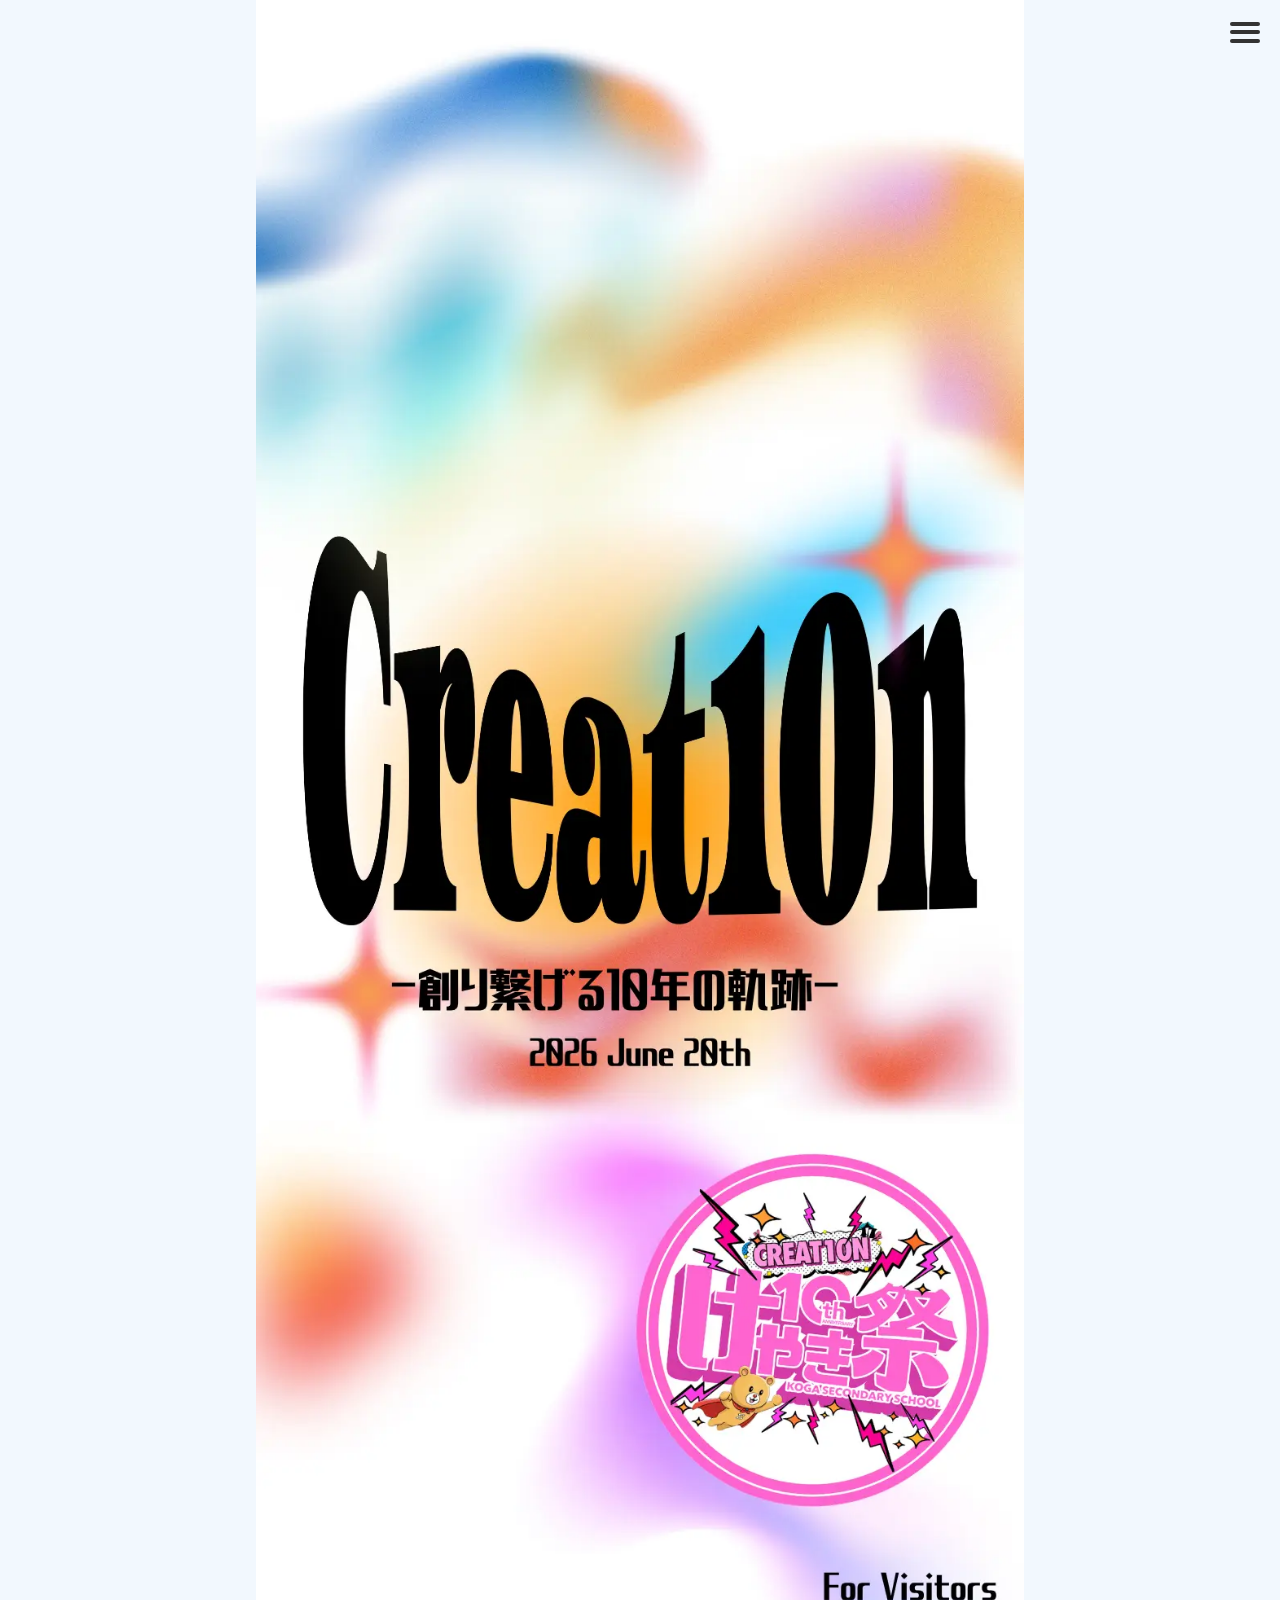
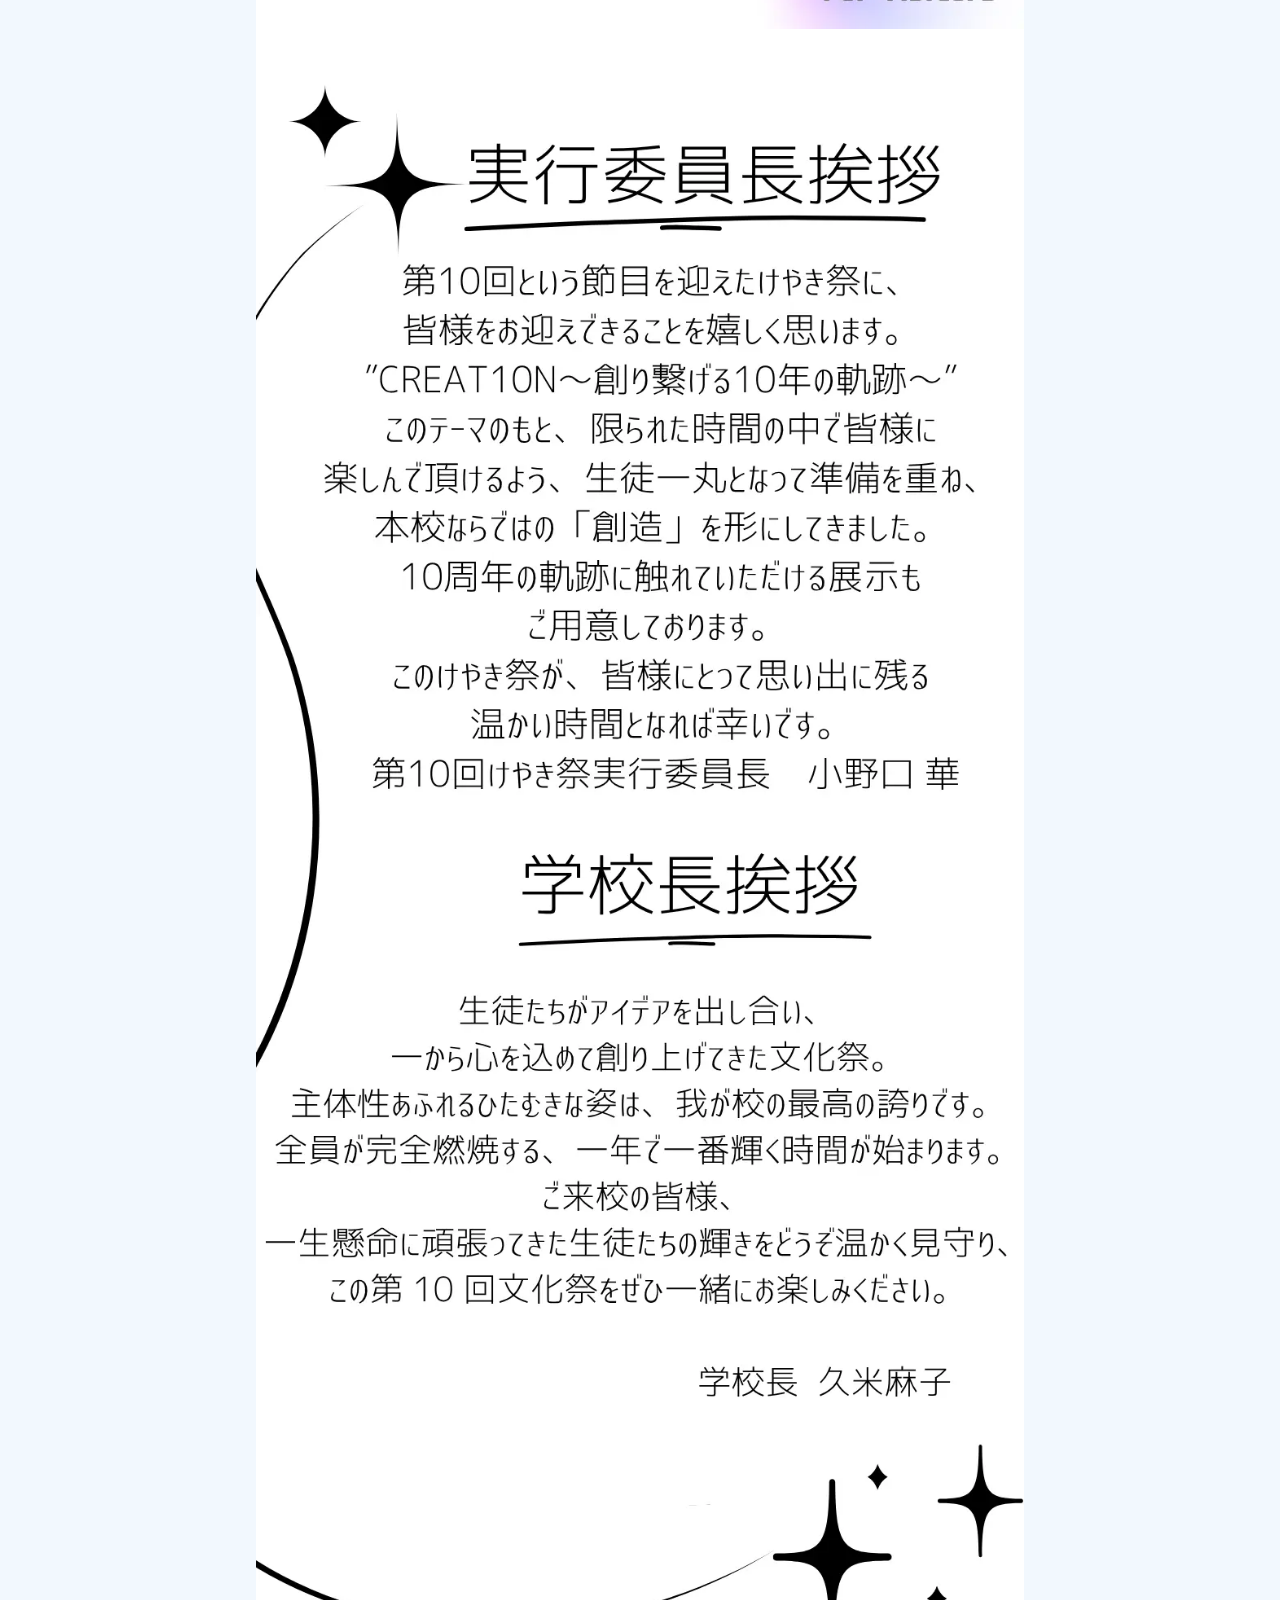
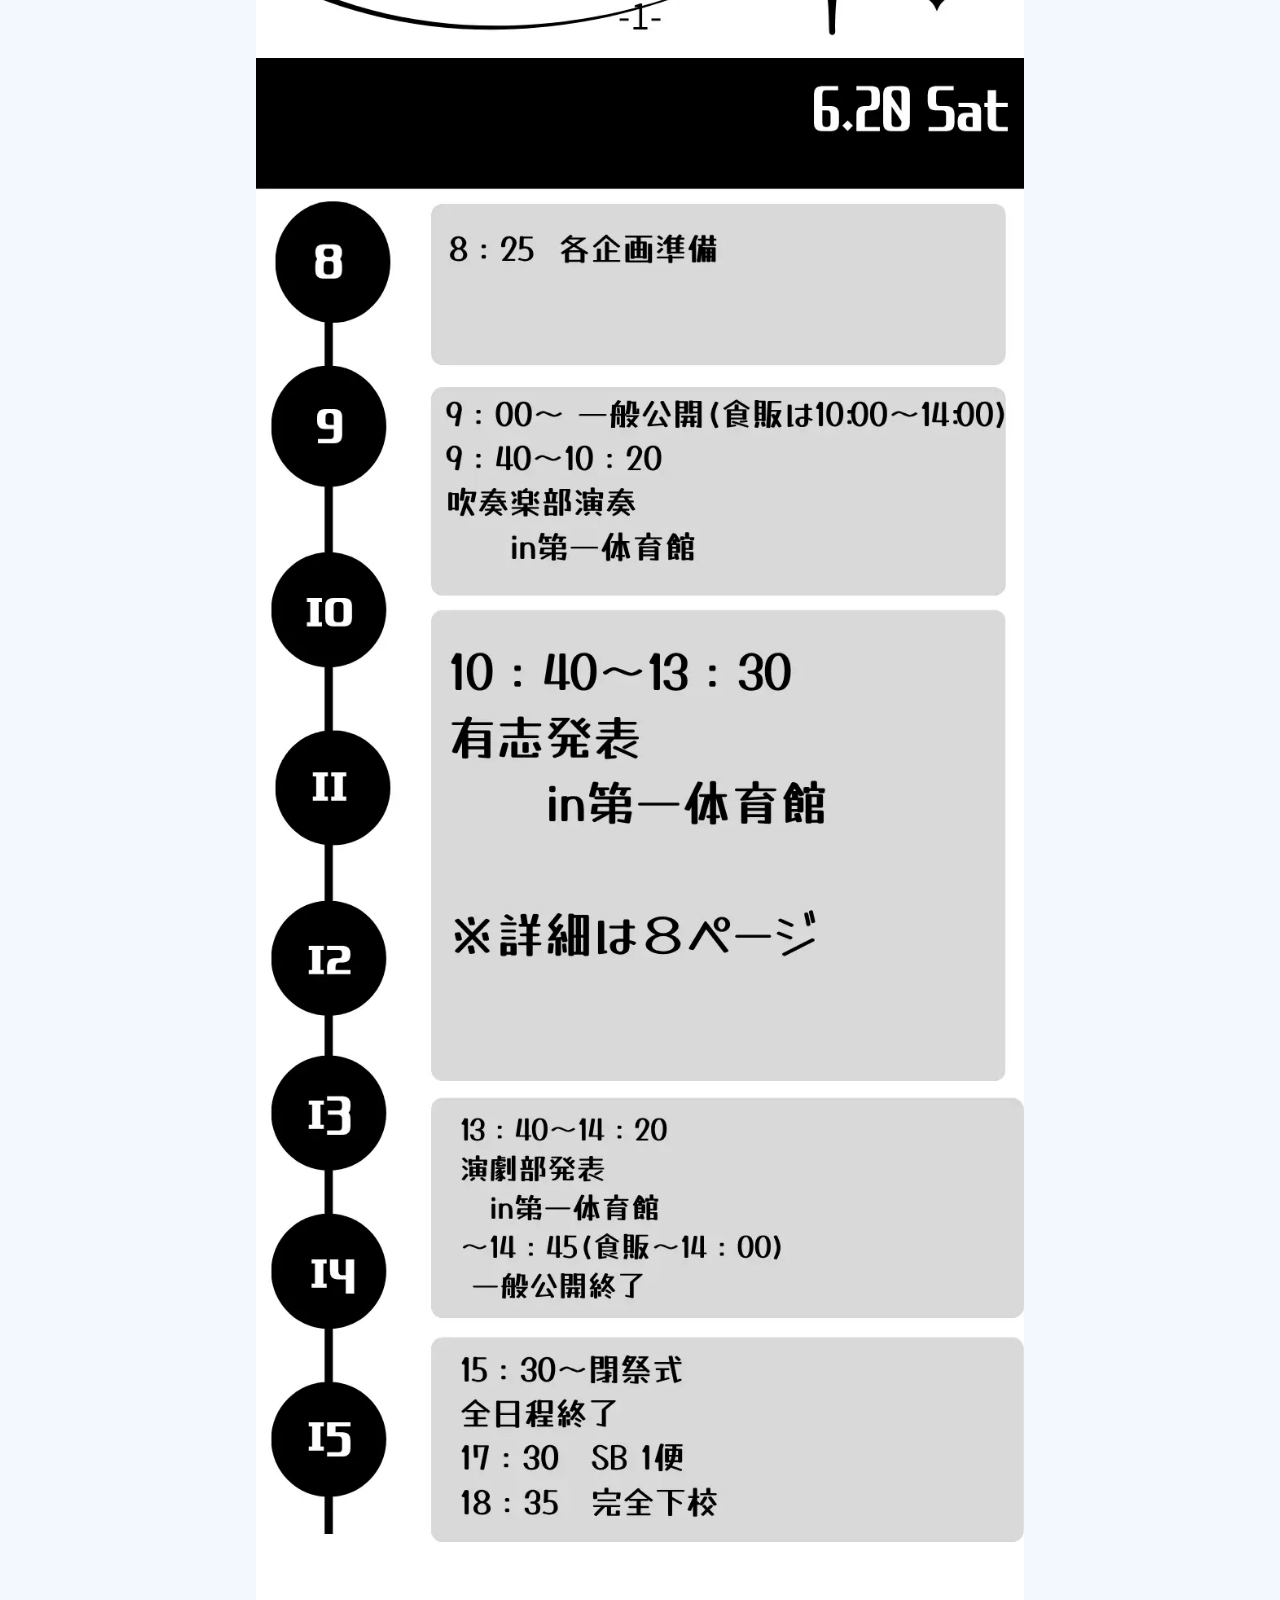
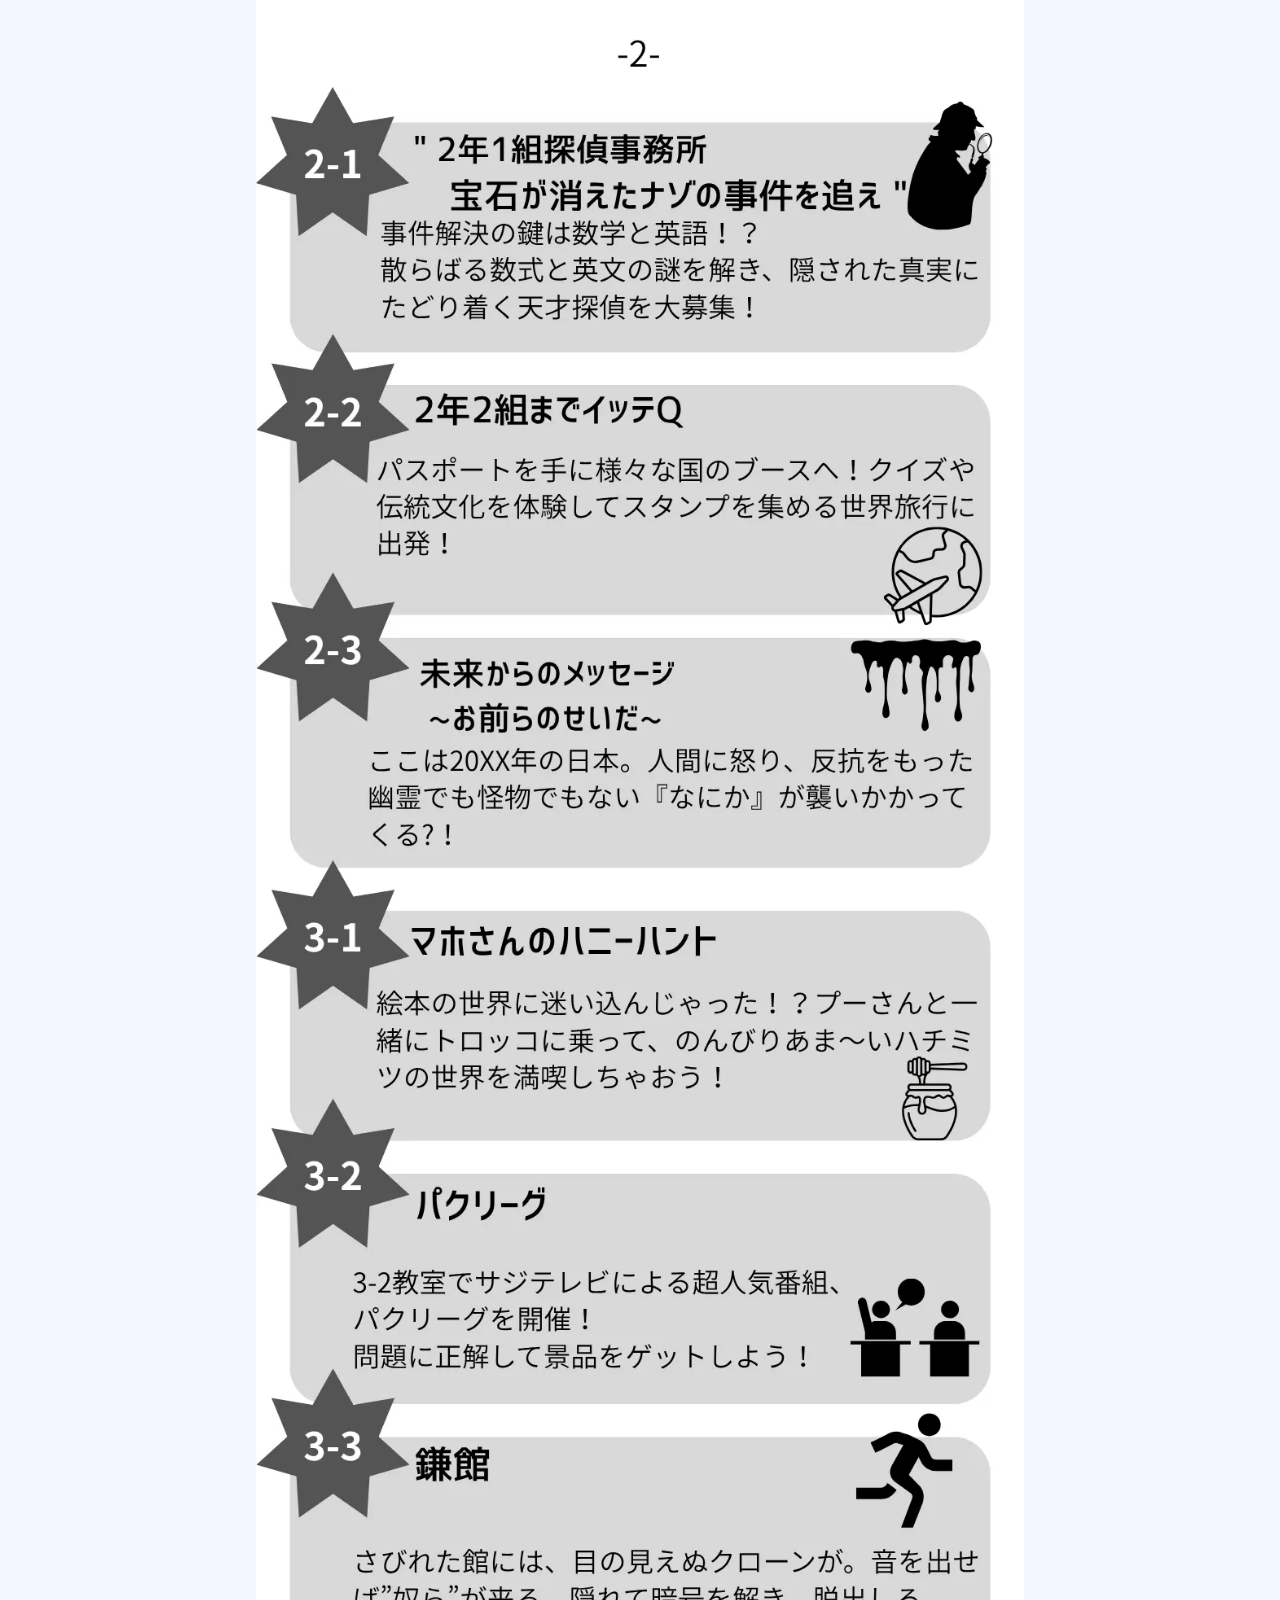
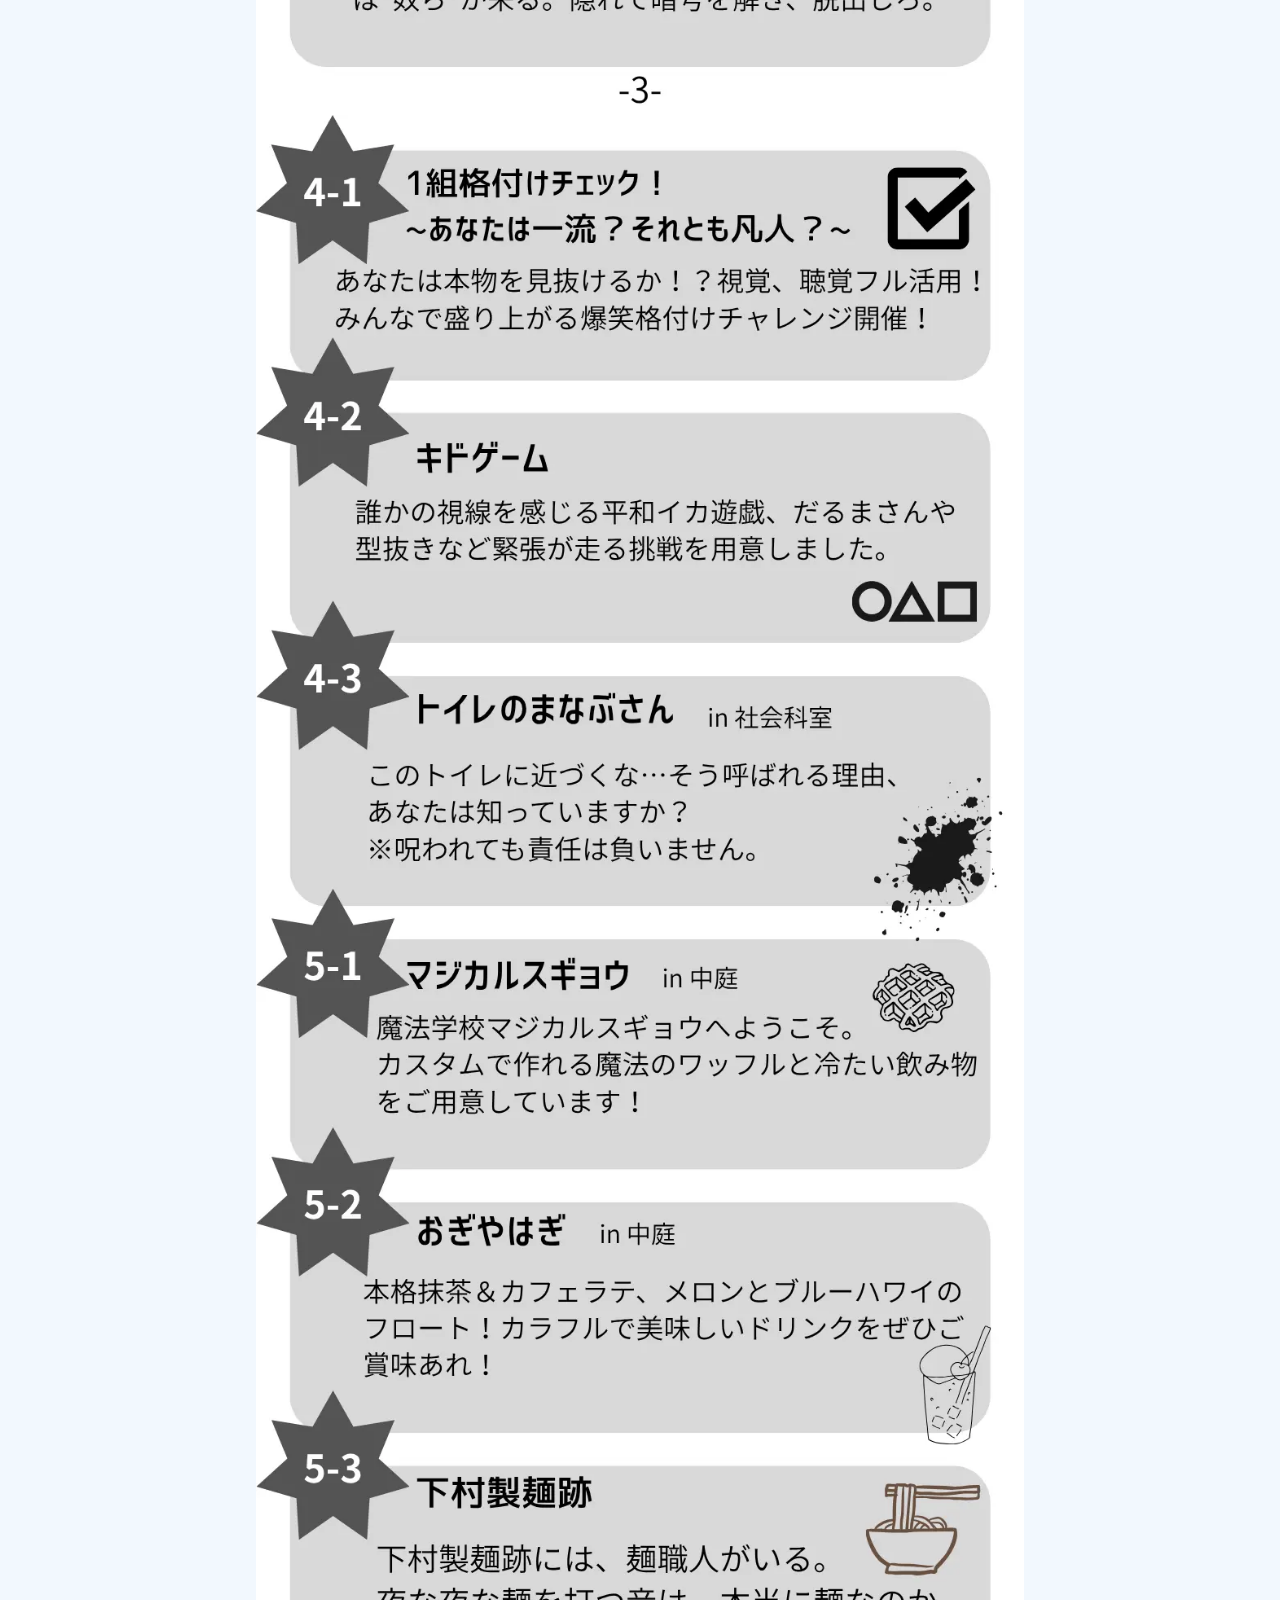
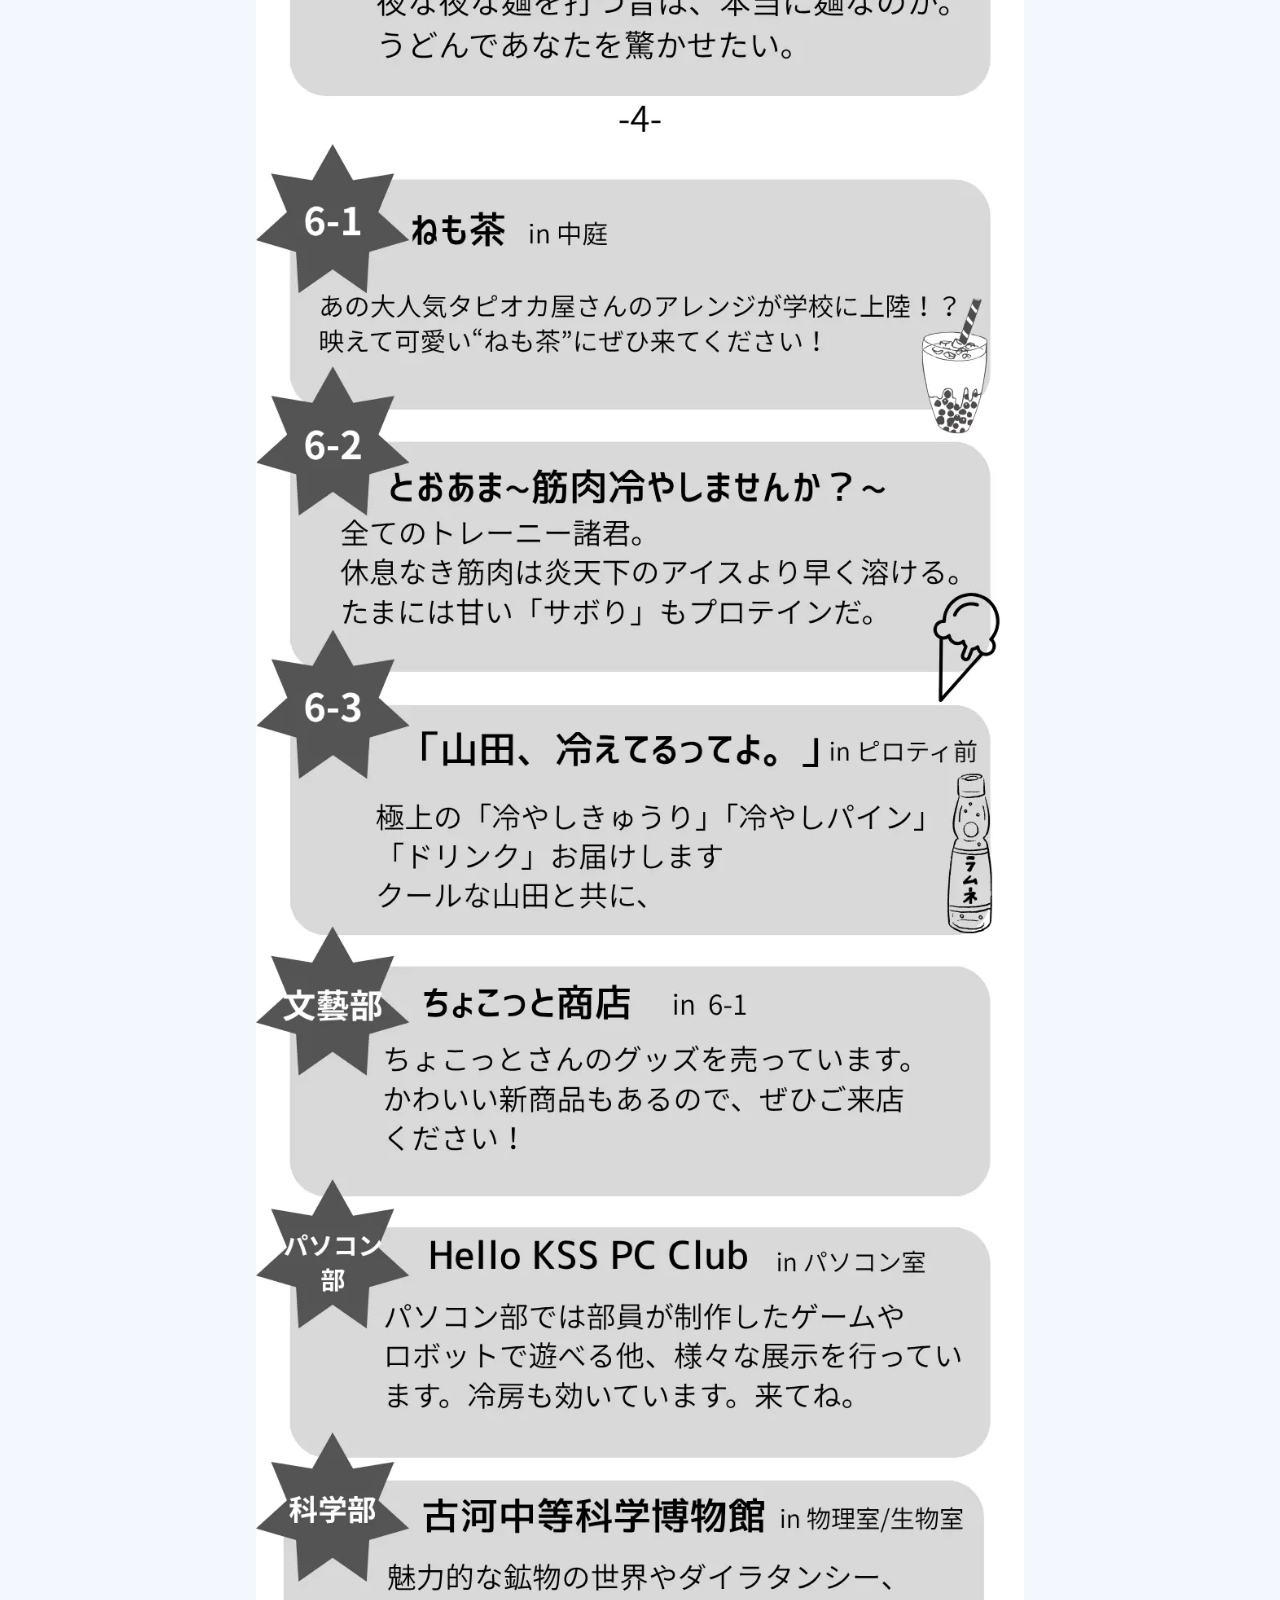
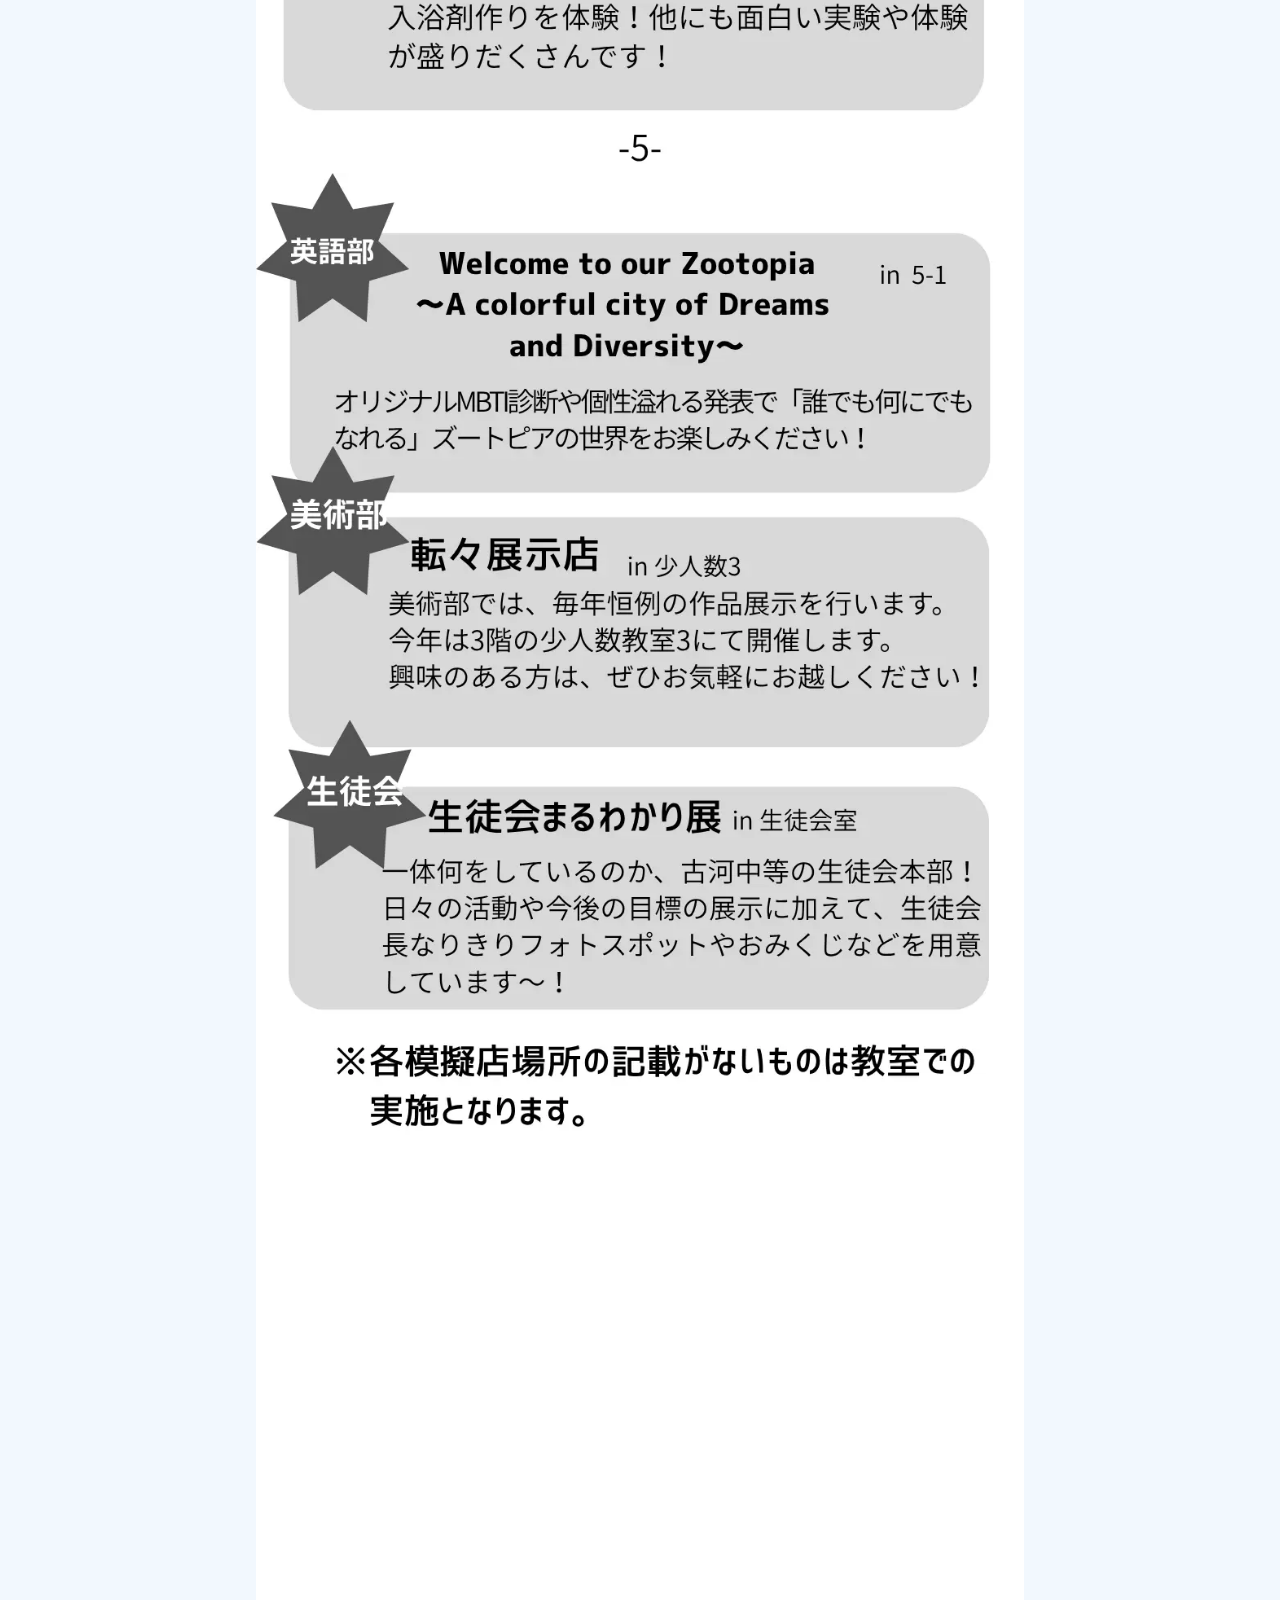
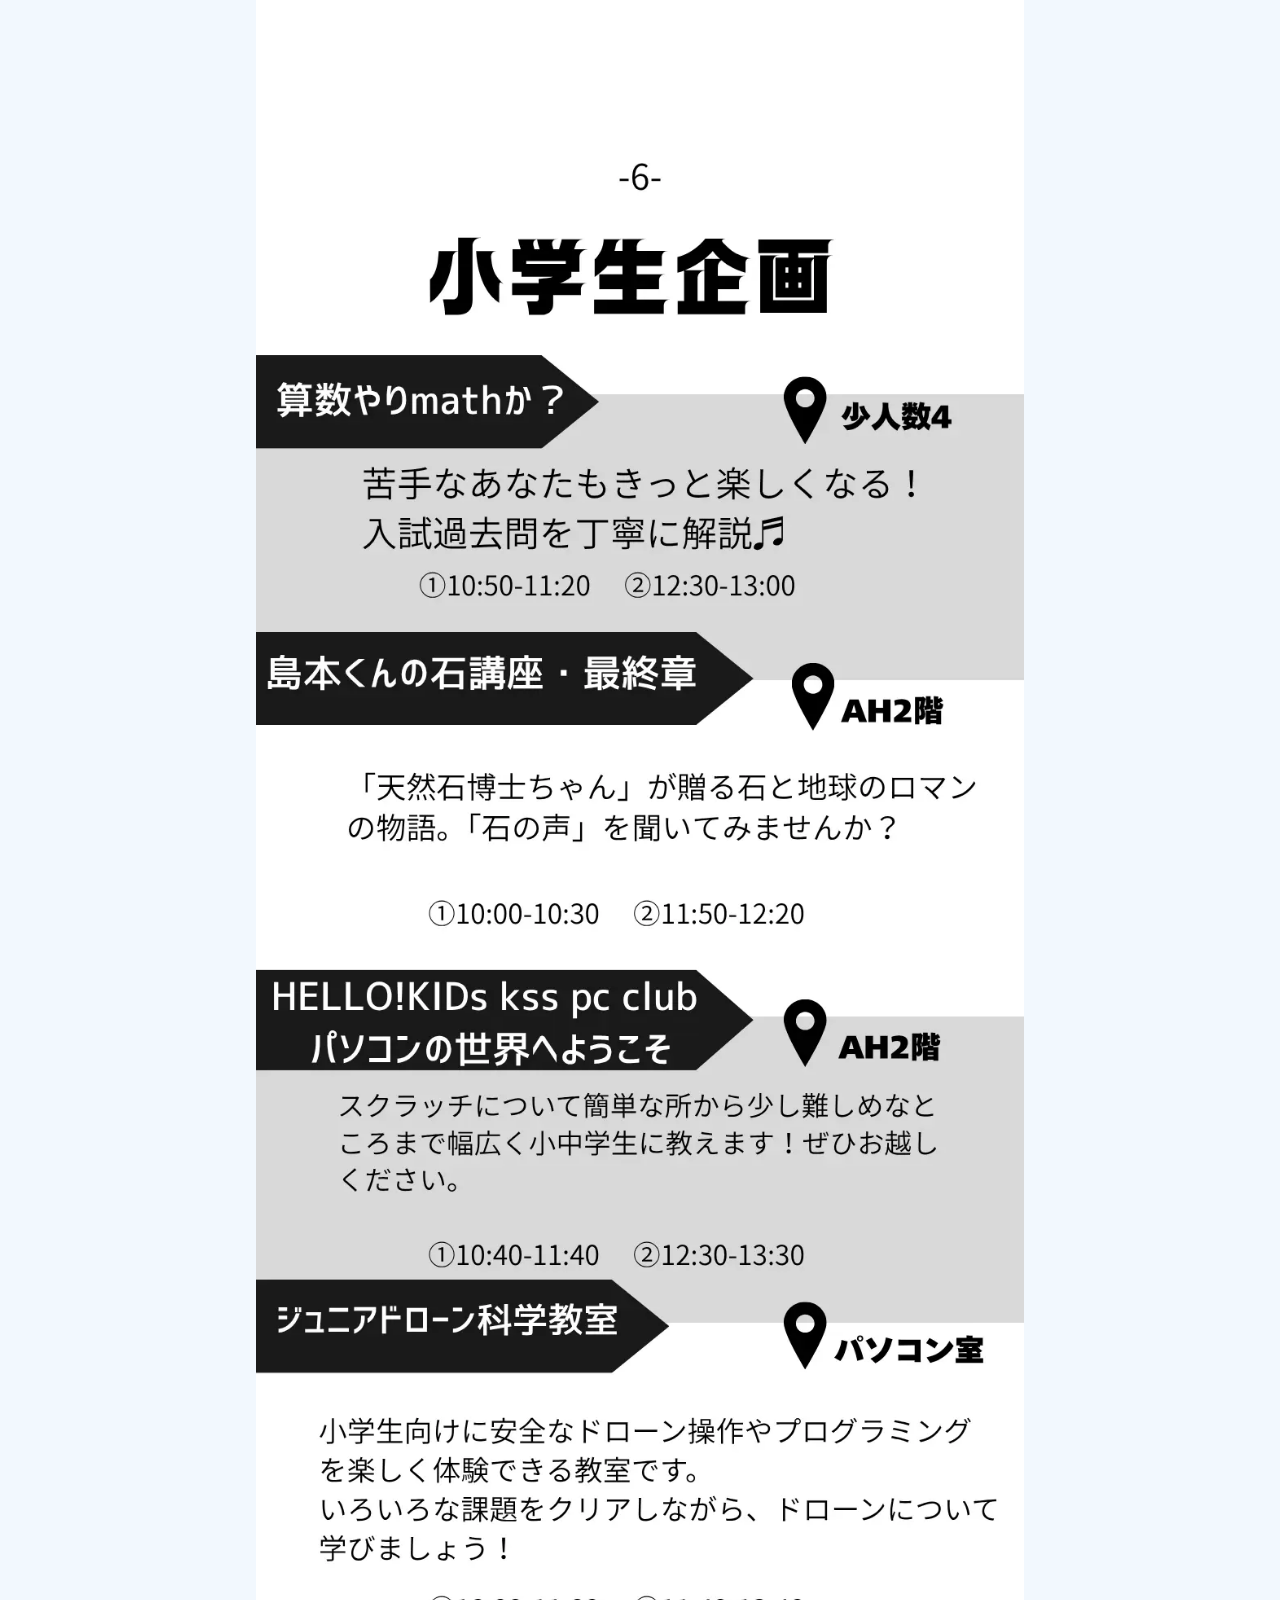
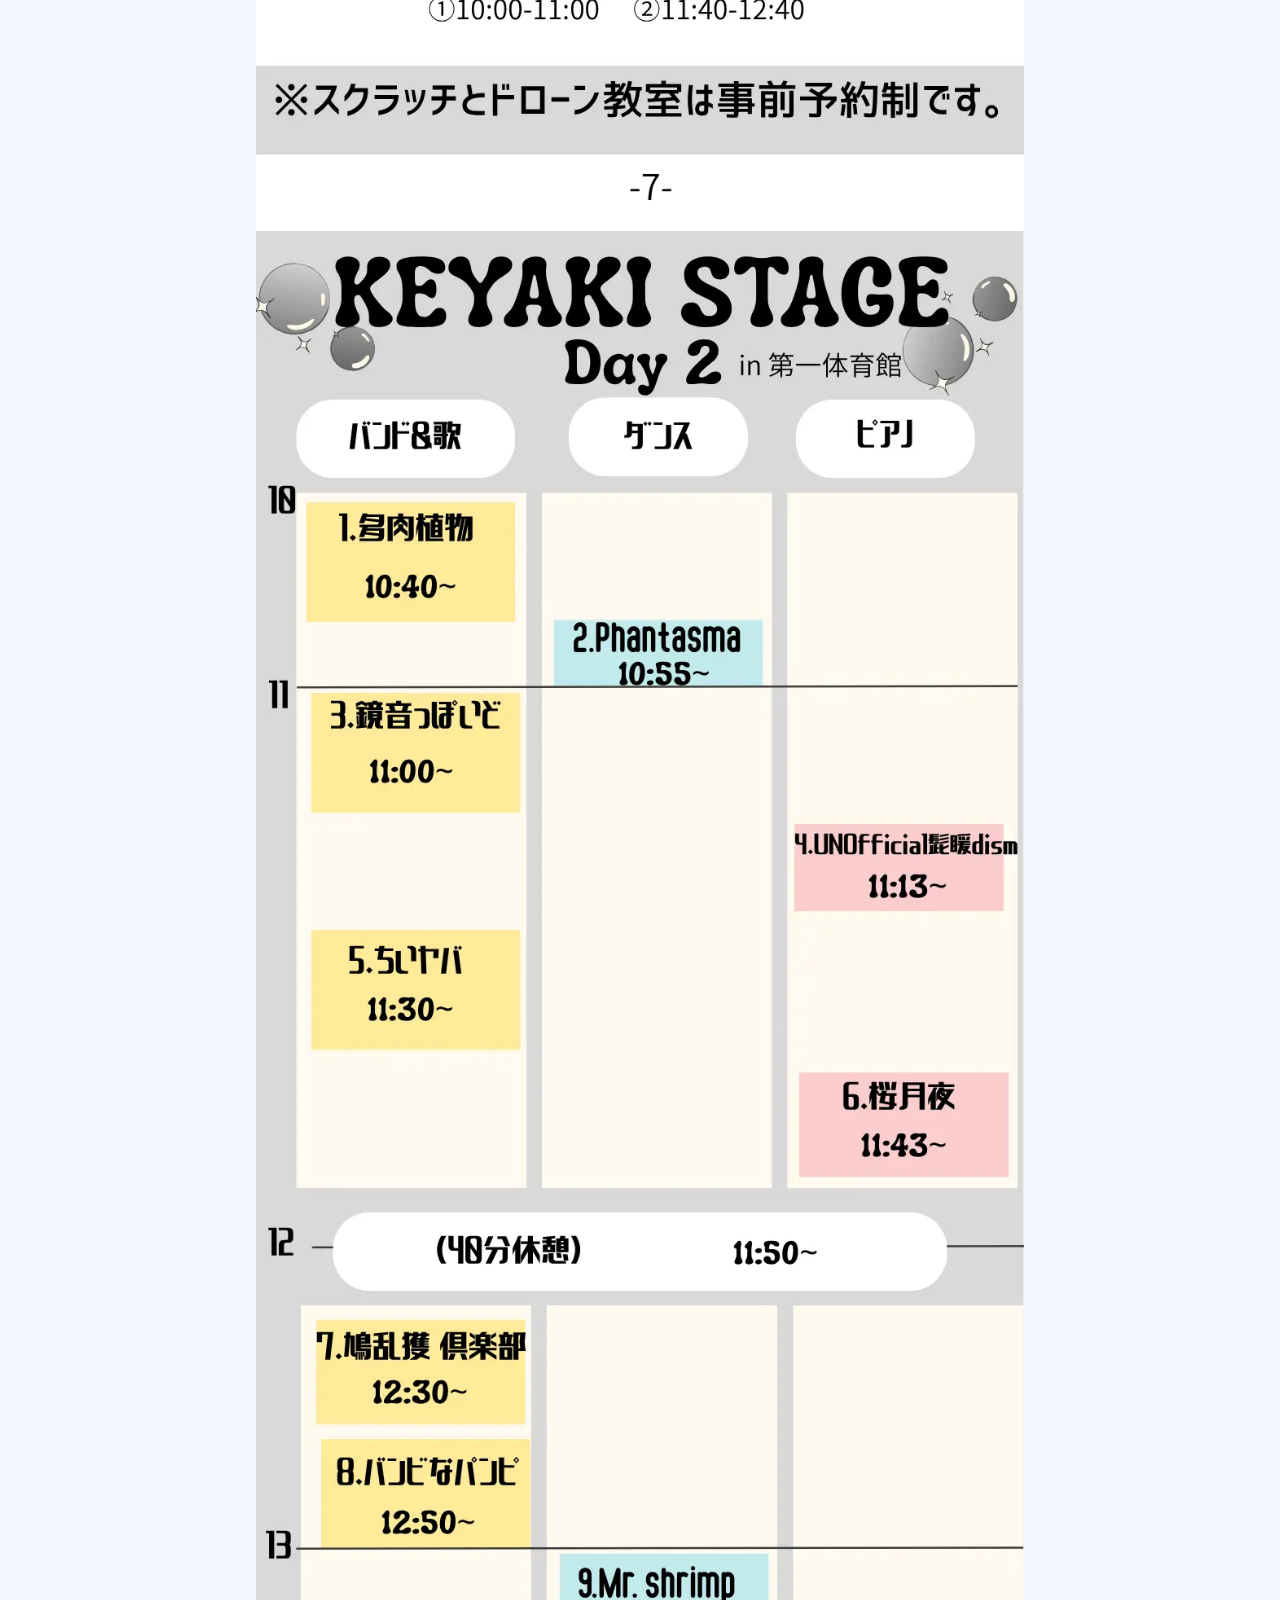
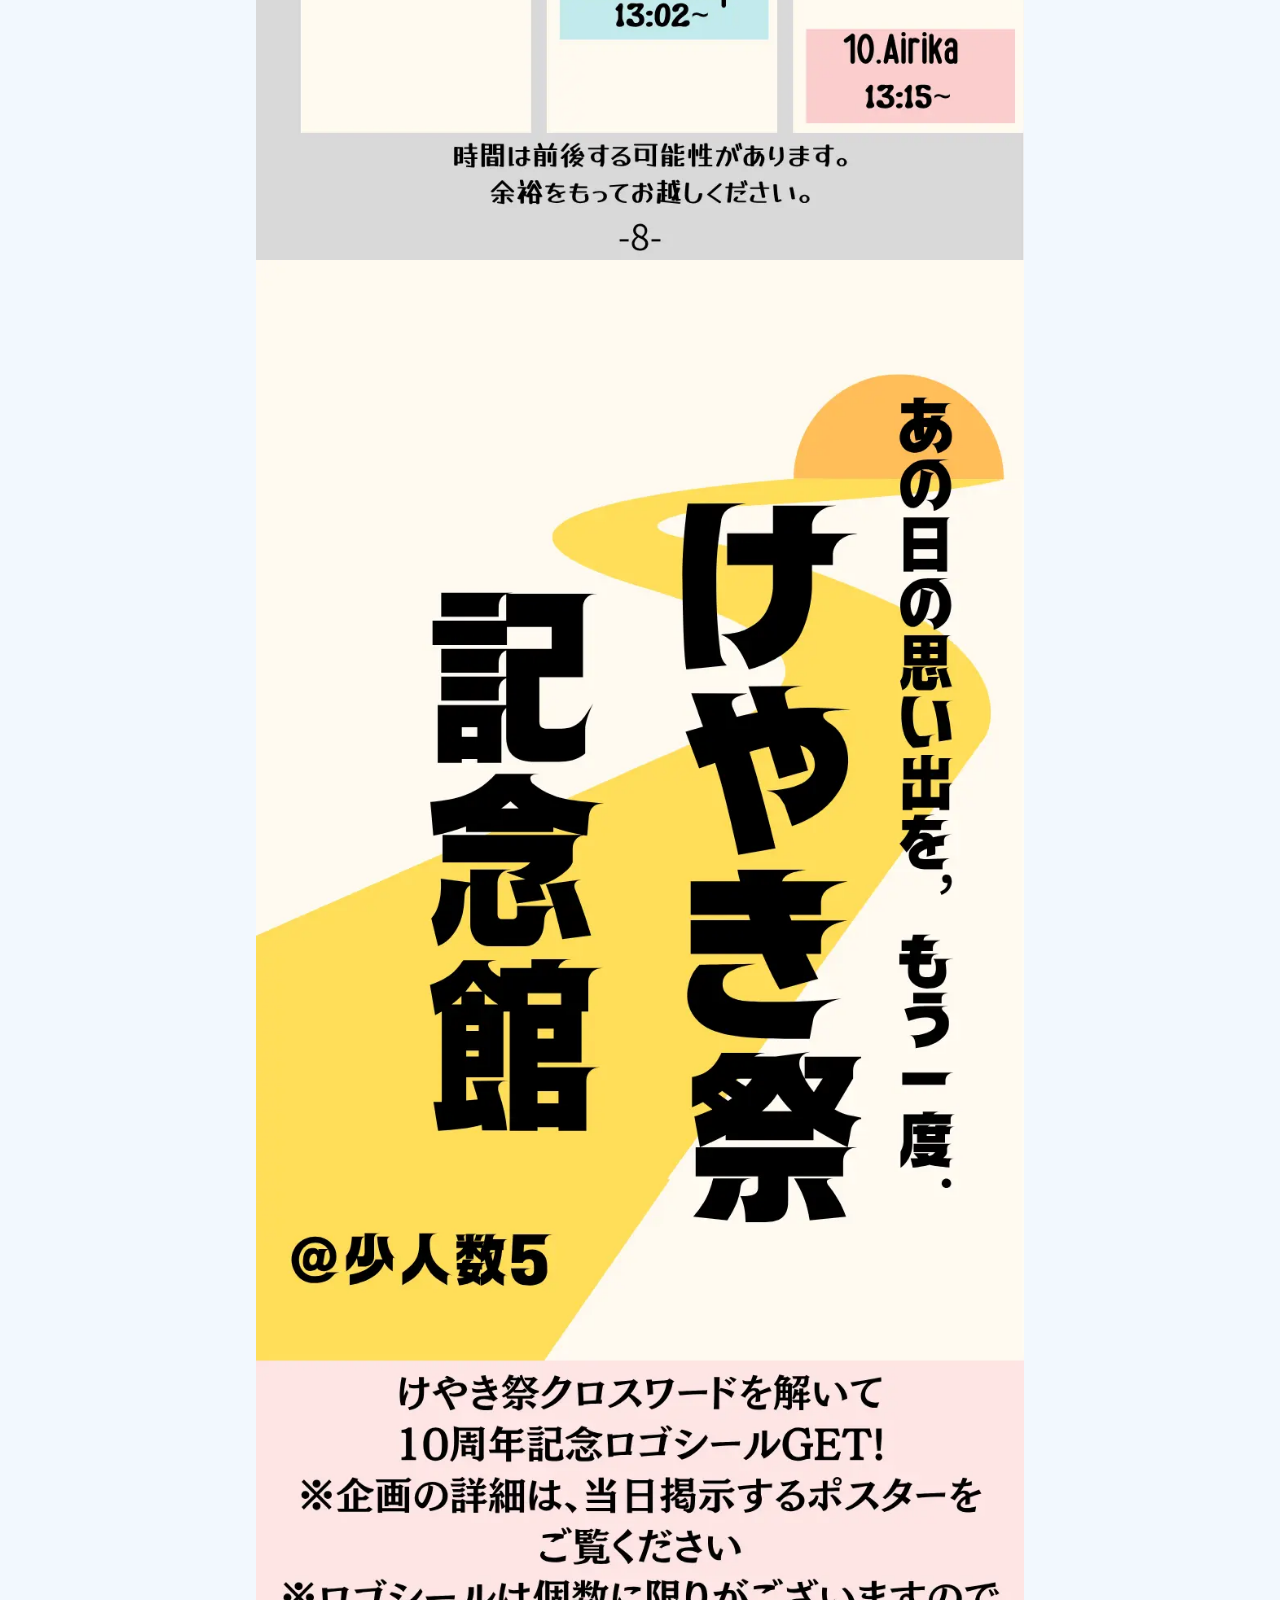
<file: pamph.html>
<!DOCTYPE html>
<html>
<head>
<meta charset="utf-8">
    <meta name="viewport" content="width=device-width, initial-scale=1.0" />
    <link rel="stylesheet" href="hamburger.css">
    <link rel="stylesheet" href="footer.css">
    <link rel="icon" href="校章.ico">
    <title>第10回けやき祭 | パンフレット</title>
<style>

body{
  margin:0;
  padding:0;
  overflow-x:hidden;
  background-color: #f2f8fe;
}

img {
    display: block;
    width: 60%;
    height: auto;
    margin:auto;
}

h2,h3{
    margin:0;
}

*{
  box-sizing: border-box;
  font-family: "NotosansJP";
}
</style>
</head>
<body>

  

<img src="pamph/1.webp" alt="">
<img src="pamph/2.webp" alt="">
<img src="pamph/3.webp" alt="">
<img src="pamph/4.webp" alt="">
<img src="pamph/5.webp" alt="">
<img src="pamph/6.webp" alt="">
<img src="pamph/7.webp" alt="">
<img src="pamph/8.webp" alt="">
<img src="pamph/9.webp" alt="">
<img src="pamph/10.webp" alt="">
<img src="pamph/11.webp" alt="">
<img src="pamph/12.webp" alt="">

           <aside>
        <div class="hamburger" onclick="toggleMenu()">
            <div class="line"></div>
            <div class="line"></div>
            <div class="line"></div>
        </div>
        
    <div class="menu" id="menu">
      <ul>
        <li><a href="index.html">ホーム</a></li>
        <li><a href="mogi.html">模擬店</a></li>
        <li><a href="touroku.html">事前登録</a></li> 
        <li><a href="access.html">アクセス</a></li>
        </ul>
    </div>
    

    <script>
      // メニューの表示/非表示を切り替える関数
      function toggleMenu() {
        const menu = document.getElementById("menu");
        menu.classList.toggle("open"); // メニューが開く・閉じるの切り替え
      }

      // メニュー項目がクリックされた時の処理
      document.querySelectorAll(".menu ul li a").forEach((link) => {
        link.addEventListener("click", function (event) {   
          event.preventDefault(); // デフォルトのリンク遷移を防ぐ
          const href = link.getAttribute("href");
          window.location.href = href; // 新しいページへ遷移（現在のタブ）
        });
      });
    </script>
    </aside>



        <footer>
        <div class="school">
            <h3>茨城県立古河中等教育学校</h3>
            <p>〒306-0225 茨城県古河市磯部846</p>
        </div>
        <br>
        
        <div class="flex"><div class="tagF"><h4>TEL</h4></div>
        <a href="tel:0280-92-4551"><p>0280-92-4551</p></a></div>
        <div class="flex"><div class="tagF"><h4>HP</h4></div>
        <a href="https://www.koga-cs.ibk.ed.jp"><p>https://www.koga-cs.ibk.ed.jp</p></a></div>
        <div class="flex"><div class="tagF"><h4>Email</h4></div>
        <a href="mailto:koho@koga-cs.ibk.ed.jp"><p>koho@koga-cs.ibk.ed.jp</p></a></div>
        <br><p style="text-decoration: underline";></p>
        <address>
            <p>&copy;2026
             茨城県立古河中等教育学校文化祭実行委員会 All Rights Reserved.</p>
        </address>
    </footer>
    
</body>
    
</html>
</file>
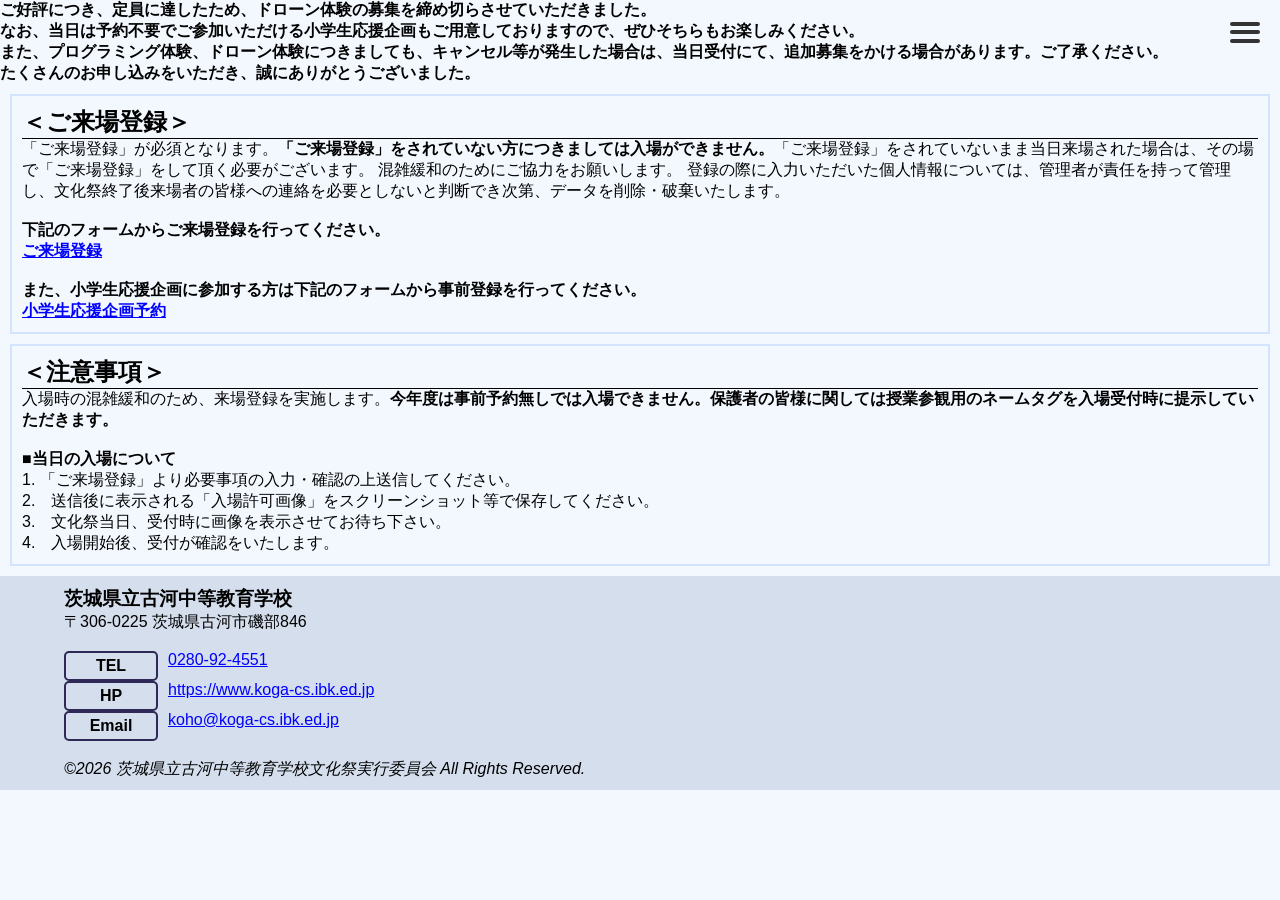
<file: touroku.html>
<head>
    <meta charset="UTF-8" />
    <meta name="viewport" content="width=device-width, initial-scale=1.0" />
    <link rel="stylesheet" href="hamburger.css">
    <link rel="stylesheet" href="footer.css">
    <link rel="stylesheet" href="touroku.css">
    <link rel="icon" href="校章.ico">  
    <title>事前登録 | 第10回 けやき祭</title>

</head>

<body>
    <div class=raizyou">
        <p><b>ご好評につき、定員に達したため、ドローン体験の募集を締め切らさせていただきました。<br>
なお、当日は予約不要でご参加いただける小学生応援企画もご用意しておりますので、ぜひそちらもお楽しみください。<br>
また、プログラミング体験、ドローン体験につきましても、キャンセル等が発生した場合は、当日受付にて、追加募集をかける場合があります。ご了承ください。<br>
たくさんのお申し込みをいただき、誠にありがとうございました。</b></p></div>

    <div class="raizyou">
        <h2>
            ＜ご来場登録＞
        </h2>
        <p>
        「ご来場登録」が必須となります。<b>「ご来場登録」をされていない方につきましては入場ができません。</b>「ご来場登録」をされていないまま当日来場された場合は、その場で「ご来場登録」をして頂く必要がございます。 混雑緩和のためにご協力をお願いします。
         登録の際に入力いただいた個人情報については、管理者が責任を持って管理し、文化祭終了後来場者の皆様への連絡を必要としないと判断でき次第、データを削除・破棄いたします。
        </p><br>
        <p>
            <b>下記のフォームからご来場登録を行ってください。<a href="https://docs.google.com/forms/d/e/1FAIpQLSdBAS9kQmzCxArSVMhEcLbpF0kjeCvHBbDugY28zUb74jICpQ/viewform"><p class="touroku">ご来場登録</p></a></b>
        </p><br>
        <p>
            <b>また、小学生応援企画に参加する方は下記のフォームから事前登録を行ってください。<br><a href="https://docs.google.com/forms/d/e/1FAIpQLSfg-942QV-exHGUiqvpJ6FxIk75kHyQi4Ic66ceqUv_AQtNkA/viewform?usp=publish-editor">小学生応援企画予約</a></b>
        </p>
    </div>
    
    <div class="raizyou">
        <h2>
            ＜注意事項＞
        </h2>
        <p>
            入場時の混雑緩和のため、来場登録を実施します。<b>今年度は事前予約無しでは入場できません。保護者の皆様に関しては授業参観用のネームタグを入場受付時に提示していただきます。</b>
        </p><br>
        <p>
            <b>■当日の入場について</b>
        </p>
        <p>
            1. 「ご来場登録」より必要事項の入力・確認の上送信してください。
        </p>
        <p>
            2.　送信後に表示される「入場許可画像」をスクリーンショット等で保存してください。
        </p>
        <p>
            3.　文化祭当日、受付時に画像を表示させてお待ち下さい。
        </p>
        <p>
            4.　入場開始後、受付が確認をいたします。
        </p>
    </div>
    
       <aside>
        <div class="hamburger" onclick="toggleMenu()">
            <div class="line"></div>
            <div class="line"></div>
            <div class="line"></div>
        </div>
        
    <div class="menu" id="menu">
      <ul>
        <li><a href="index.html">ホーム</a></li>
        <li><a href="mogi.html">模擬店</a></li>
        <li><a href="touroku.html">事前登録</a></li> 
        <li><a href="access.html">アクセス</a></li>
        </ul>
    </div>
    

    <script>
      // メニューの表示/非表示を切り替える関数
      function toggleMenu() {
        const menu = document.getElementById("menu");
        menu.classList.toggle("open"); // メニューが開く・閉じるの切り替え
      }

      // メニュー項目がクリックされた時の処理
      document.querySelectorAll(".menu ul li a").forEach((link) => {
        link.addEventListener("click", function (event) {   
          event.preventDefault(); // デフォルトのリンク遷移を防ぐ
          const href = link.getAttribute("href");
          window.location.href = href; // 新しいページへ遷移（現在のタブ）
        });
      });
    </script>
    </aside>

        <footer>
        <div class="school">
            <h3>茨城県立古河中等教育学校</h3>
            <p>〒306-0225 茨城県古河市磯部846</p>
        </div>
        <br>
        
        <div class="flex"><div class="tagF"><h4>TEL</h4></div>
        <a href="tel:0280-92-4551"><p>0280-92-4551</p></a></div>
        <div class="flex"><div class="tagF"><h4>HP</h4></div>
        <a href="https://www.koga-cs.ibk.ed.jp"><p>https://www.koga-cs.ibk.ed.jp</p></a></div>
        <div class="flex"><div class="tagF"><h4>Email</h4></div>
        <a href="mailto:koho@koga-cs.ibk.ed.jp"><p>koho@koga-cs.ibk.ed.jp</p></a></div>
        <br><p style="text-decoration: underline";></p>
        <address>
            <p>&copy;2026
             茨城県立古河中等教育学校文化祭実行委員会 All Rights Reserved.</p>
        </address>
    </footer>
</body>
</file>
<file: index.css>
/* ===== 基本設定（スマホ） ===== */

*{
  box-sizing: border-box;
  font-family: "NotosansJP";
}

p{
  margin:0;
  font-size:0.8rem;
}

img{
  display:block;
  width:60%;
  height:auto;
  margin:auto;
}

body{
  margin:0;
  padding:0;
  overflow-x:hidden;
  background-color: #f2f8fe;
}

img{
  max-width:100%;
  height:auto;
}

h2{
  margin:0;
}

/* ===== header ===== */

header{
  display:flex;
  width:100%;
  height:100vh;

  align-items:center;
  justify-content:center;

  position:relative;
  overflow:hidden;
}

header::after{
  content:"";
  position:absolute;
  inset:0;

  background-color:lavender;
  background-image:url(poster.webp);
  background-repeat:no-repeat;
  background-position:center;
  background-size:cover;

  z-index:-2;
}

.keyakifes,
.content{
  margin:0;
}

#a{
  font-size:15px;
  color:blue;
  border-bottom:1px solid blue;
}

.date{
  font-weight:700;
  font-size:1.5rem;
  text-align:center;
  color:white;
  position:absolute;
  bottom: 70px;
  right:40px;
}
 
.date::after{
  content:"";
  position: absolute;
  width: 250px;
  height: 250px;
  background: #93a6d389;
  border-radius: 50%;

  top: 50%;
  left: 50%;
  transform: translate(-50%, -50%);

  z-index: -1;
  }
  
  .keyakifes{
  font-weight:700;
  font-size:1.35rem;
  text-align:center;
  color:white;
  position:absolute;
  top: 3%;
  left:10px;
  }

  .keyakifes::after{
  content:"";
  position: absolute;
  width: 240px;
  height: 100px;
  background: #93a6d389;
  border-radius: 80%;

  top: 40%;
  left: 50%;
  transform: translate(-50%, -50%);

  z-index: -1;
  }

.button a {
    font-size:0.8rem;
    border-radius: 3px;
    position: relative;
    display: flex;
    justify-content: space-around;
    align-items: center;
    margin: 10px auto;
    max-width: 220px;
    padding: 10px 25px;
    color: #FFF;
    transition: 0.3s ease-in-out;
    font-weight: 600;
    background: rgb(149,202,252);
    background: linear-gradient(270deg, rgba(149,202,252,1) 0%, rgba(107,182,255,1) 100%);
}
.button a:hover {
    background: rgb(117,188,255);
    background: linear-gradient(270deg, rgba(117,188,255,1) 0%, rgba(62,159,252,1) 100%);
}


.button1 a {
    font-size:0.8rem;
    border-radius: 3px;
    position: relative;
    display: flex;
    justify-content: space-around;
    align-items: center;
    margin: 10px auto;
    max-width: 220px;
    padding: 10px 25px;
    color: #FFF;
    transition: 0.3s ease-in-out;
    font-weight: 600;
background: rgb(255, 149, 149);
background: linear-gradient(270deg, rgba(255, 149, 149, 1) 0%, rgba(255, 107, 107, 1) 100%);
}
.button1 a:hover {
background: rgb(255, 117, 117);
background: linear-gradient(270deg, rgba(255, 117, 117, 1) 0%, rgba(252, 62, 62, 1) 100%);
}

.column{
  margin:0 7vw;
  margin-top:5px;
  margin-bottom:10px;
  padding:5px;
  border:1px solid rgb(157, 180, 218);
}

.inform{
  padding:5px 5vw;
  position:relative;
  text-align:center;
  border: none;
  border-bottom: 3px solid rgba(182,196,219);
}

.text{
  padding:5px 4vw;
  font-size:16px;
}

.grid{
  display:grid;
  grid-template-columns:1fr; /* スマホは1列 */
  gap:20px;

  margin-top:30px;
  padding:0 20px;
}

.item{
  position:relative;

  width:100%;
  aspect-ratio:0.8/0.5;

  margin:auto;
}

.item h2{
  position:absolute;
  top:5%;
  left:5%;
  font-size:1rem;
}

.item a{
  position:absolute;
  bottom:5%;
  right:5%;
}


/* ===== タブレット ===== */

@media (min-width:768px){

  .grid{
    grid-template-columns:repeat(2,1fr);
  }

  .keyakifes{
    font-size:2rem;
  }
}

/* ===== PC ===== */

@media (min-width:1024px){

  .grid{
    grid-template-columns:repeat(3,1fr);
  }

  header{
    min-height:620px;
    height:100vh;
  }

  header::after{
    background-size:contain; 
  }

  .keyakifes::after{
  content:"";
  position: absolute;
  width: 350px;
  height: 230px;
  background: #93a6d389;
  border-radius: 80%;

  top: 40%;
  left: 50%;
  transform: translate(-50%, -50%);

  z-index: -1;
  }

  .date{
    font-size:2.2rem;
    bottom:125px;
    right:70px;
  }

  .date::after{
  content:"";
  position: absolute;
  width: 350px;
  height: 350px;
  background: #93a6d389;
  border-radius: 50%;

  top: 50%;
  left: 50%;
  transform: translate(-50%, -50%);

  z-index: -1;
  }  

  .appoint{
    right:10px;
  }
}
</file>
<file: hamburger.css>
/* ===== 基本スタイル ===== */
body {
  font-family: Arial, sans-serif;
  margin: 0;
  padding: 0;
  overflow-x: hidden; /* 横スクロール防止 */
}

/* ===== ハンバーガーメニュー ===== */
.hamburger {
  position: fixed;
  top: 20px;
  right: 20px;

  display: flex;
  flex-direction: column;
  justify-content: space-around;

  width: 30px;
  height: 25px;

  z-index: 9999;
}

.hamburger .line {
  width: 100%;
  height: 4px;
  background-color: #333;
  border-radius: 5px;
}

/* ===== スライドメニュー ===== */
.menu {
  position: fixed;
  top: 0;
  right: -100%;

  width: 80%;
  max-width: 200px;
  height: 100vh;

  background: rgba(0, 0, 0, 0.9);
  transition: right 0.8s ease;

  padding-top: 60px;
  z-index: 1000;
}

.menu.open {
  right: 0;
}

.menu ul {
  list-style: none;
  padding: 0;
  text-align: left;
}

.menu li {
  margin: 20px 0;
}

.menu a {
  display: block;
  text-decoration: none;
  color: white;
  font-size: 1.2rem;
  font-weight: bold;
  padding: 10px 20px;
}

.menu a:hover {
  background: black;
}

/* ===== コンテンツ ===== */
.main-content {
  padding: 20px;
  margin-right: 320px;
}

.square {
  position: absolute;
  top: 100px;
  right: 0;
  border: 2px solid black;
}

/* ===== タブレット ===== */
@media (min-width: 768px) {
  .grid {
    grid-template-columns: repeat(2, 1fr);
  }

  .keyakifes {
    font-size: 2rem;
  }
}

/* ===== PC ===== */
@media (min-width: 1024px) {
  .grid {
    grid-template-columns: repeat(3, 1fr);
  }

  header {
    min-height: 620px;
    height: 100vh;
  }
}
</file>
<file: footer.css>
footer{
    box-sizing: border-box;
    padding:10px 5vw;
    background-color: #d4deed;
    height:fit-content;
    overflow-x: hidden;
}

h4,h3{
    margin:0;
}

a{
  font-size:18px; 
  color:rgba(34, 34, 36,1); 
}

.flex{
    display: flex;
}

.tagF{
    margin: auto 0;
    margin-right: 10px;
    padding: 4px 5px;
    width: 80px;
    text-align: center;
    border: solid 2px rgb(46, 40, 87);
    border-radius: 5px;
}

@media (min-width:1024px){
    a{
        font-size:22px;
    }
}
</file>
<file: mogi.css>
*{
  font-family: "NotosansJP";
}

p{
    margin:0;
}

body{
  margin:0;
  padding:0;
  overflow-x:hidden;
  background-color: #f2f8fe;
}


header{
  display:flex;
  width:100%;
  height:200px;

  align-items:center;
  justify-content:center;

  position:relative;
  overflow:hidden;

  background-image: url(img/shomen.webp);
  background-size: cover;

}

header::before{
  content:"";
  background-color: rgba(0,0,0,0.2);
    position: absolute;
  top: 0;
  left: 0;
  width: 100%;
  height: 100%;
  display: block;
}

.daimei{
    position:absolute;
    color:white;
    left:10px;
    top:0px;

    z-index: 1;
}

.daimei::after{
  content: "";
  position: absolute;

  width: 200px;
  height: 200px;

  border-radius: 50%;

  background: rgba(255, 255, 255, 0.8);

  left: 40%;
  top: -100px;

  transform: translateX(-50%);
  z-index:0;
}

.mogi{
    margin: 20px 5px;    
    height: fit-content;
    border:2px solid #d2e5fd;
    border-radius: 5%;
    position: relative;
    box-sizing: border-box;
}


img{
  position:block;
  transform: translateX(50%);
  max-width:50%;
  height:auto;
  margin:10px;
  border-radius: 5%;
}

h2{
    padding-top:50px;
    border:none;
    border-bottom:1px solid black;
}

.grade {
    border-bottom: 1px solid black;
    text-align: center;

    margin: 0 5px; 
}

.text{
    font-size: 0.9rem;
    top:25px;
    padding:5px;
    margin-bottom:10px;
    justify-content: center;
    text-align: center;
  }
</file>
<file: access.css>
*{
  font-family: "NotosansJP";
}

p{
    margin:0;
}

h2{
    margin:0;
}

body{
  margin:0;
  padding:0;
  overflow-x:hidden;
  background-color: #f2f8fe;
}


header{
  display:flex;
  width:100%;
  height:30vh;

  align-items:center;
  justify-content:center;

  position:relative;
  overflow:hidden;
  background-image: url(img/access-pic.webp);
  background-repeat:no-repeat;
  background-position:center;
  background-size:cover;
}

.daimei{
    position:absolute;
    color:white;
    left:10px;
    top:0px;

    z-index: 1;
}

.daimei::after{
  content: "";
  position: absolute;

  width: 200px;
  height: 200px;

  border-radius: 50%;

  background: rgba(255, 255, 255, 0.8);

  left: 40%;
  top: -100px;

  transform: translateX(-50%);
}

.title{
    width: fit-content;
    margin:auto;
    border-bottom:5px solid#d2e5fd;
}

.pict{
  display:block;
  width:300px;
  height:auto;
  margin:auto;
}


h3{
    margin-top: 10px;
}

.access{
    margin:10px;
    border:2px solid #d2e5fd;
    padding:10px;
}

a{
    color:blue;
    font-size: 1rem;
}

@media (min-width:1024px){
header{
  display:flex;
  width:100%;
  height: 250px;

  align-items:center;
  justify-content:center;

  position:relative;
  overflow:hidden;
  background-image: url(img/access-pic.webp);
  background-repeat:no-repeat;
  background-position:center;
  background-size:cover;

}
}
</file>
<file: touroku.css>
body{
  margin:0;
  padding:0;
  overflow-x:hidden;
  background-color: #f2f8fe;
}



p{
  margin: 0;
  padding:0;
}


h2{
    margin:0;
    border:none;
    border-bottom:1px solid black;
    padding:auto;
}

.raizyou{
    margin:10px;
    border:2px solid #d2e5fd;
    padding:10px;
}

a{
  color:blue;
  font-size: 1rem;
}
</file>
